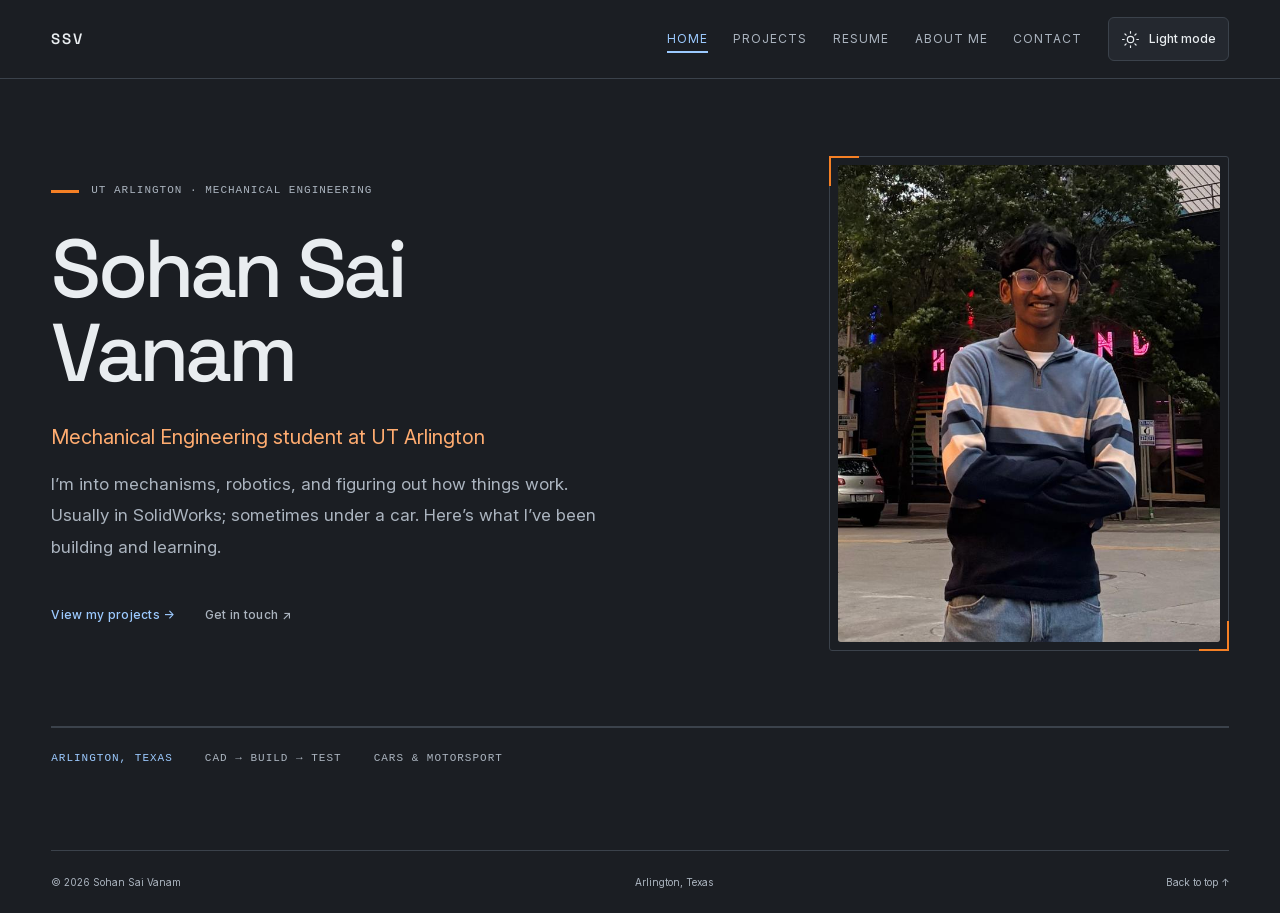
<file: index.html>
<!doctype html>
<html lang="en" data-theme="dark">
<head>
<meta charset="utf-8">
<meta name="viewport" content="width=device-width, initial-scale=1">
<meta name="description" content="Sohan Sai Vanam, Mechanical Engineering student at UT Arlington. Projects, experience, and design documentation.">
<meta name="theme-color" content="#1b1e23">
<title>Mechanical engineering — Sohan Sai Vanam</title>
<link rel="icon" href="assets/favicon-empty.svg?v=removed-1" type="image/svg+xml">
<script src="assets/theme.js?v=dark-default-14"></script>
<link rel="preload" href="assets/fonts/space-grotesk-variable.woff2" as="font" type="font/woff2" crossorigin>
<link rel="preload" href="assets/fonts/inter-variable.woff2" as="font" type="font/woff2" crossorigin>
<link rel="stylesheet" href="assets/styles.css?v=mav-up-17">
</head>
<body id="top" data-base="">
<a class="skip" href="#main">Skip to content</a>
<header class="site-header"><nav class="wrap nav" aria-label="Main navigation">
<a class="brand" href="index.html" aria-label="Sohan Sai Vanam — Home">SSV</a>
<div class="nav-links" id="nav-links"><a href="index.html" aria-current="page">Home</a><a href="projects.html">Projects</a><a href="resume.html">Resume</a><a href="about.html">About Me</a><a href="contact.html">Contact</a></div>
<div class="nav-actions"><button class="theme-toggle" type="button" aria-label="Switch to light mode" aria-pressed="true"><span class="theme-moon"><svg viewBox="0 0 24 24" aria-hidden="true"><path d="M20.4 14a8.6 8.6 0 0 1-10.4-10.4A8.7 8.7 0 1 0 20.4 14Z"/></svg></span><span class="theme-sun"><svg viewBox="0 0 24 24" aria-hidden="true"><circle cx="12" cy="12" r="4"/><path d="M12 2v2m0 16v2M2 12h2m16 0h2M5 5l1.5 1.5m11 11L19 19M5 19l1.5-1.5m11-11L19 5"/></svg></span><span class="theme-label">Light mode</span></button><button class="menu" type="button" aria-expanded="false" aria-controls="nav-links">Menu</button></div>
</nav></header>
<main id="main">
<section class="wrap home-hero">
<div class="home-copy"><p class="eyebrow">UT Arlington · Mechanical Engineering</p><h1>Sohan Sai<br>Vanam</h1><p class="home-role" data-profile="role">Mechanical Engineering student at UT Arlington</p><p class="home-intro" data-profile="intro">I’m into mechanisms, robotics, and figuring out how things work. Usually in SolidWorks; sometimes under a car. Here’s what I’ve been building and learning.</p><div class="actions"><a class="link" href="projects.html">View my projects →</a><a class="link secondary-link" href="contact.html">Get in touch ↗</a></div></div>
<figure class="home-photo"><span class="portrait-frame"><img data-portrait src="assets/sohan-portrait.jpg" alt="Sohan Sai Vanam wearing a blue quarter-zip with his arms folded" width="1136" height="1600" decoding="async"></span></figure>
</section>
<div class="wrap home-details"><span data-profile="location">Arlington, Texas</span><span>CAD → Build → Test</span><span>Cars & motorsport</span></div>
</main>
<footer class="wrap footer"><span>© 2026 Sohan Sai Vanam</span><span data-profile="location">Arlington, Texas</span><a href="#top">Back to top ↑</a></footer>
<script src="assets/content.js?v=mav-up-17" defer></script>
<script src="assets/script.js?v=resume-9" defer></script>
</body>
</html>
</file>
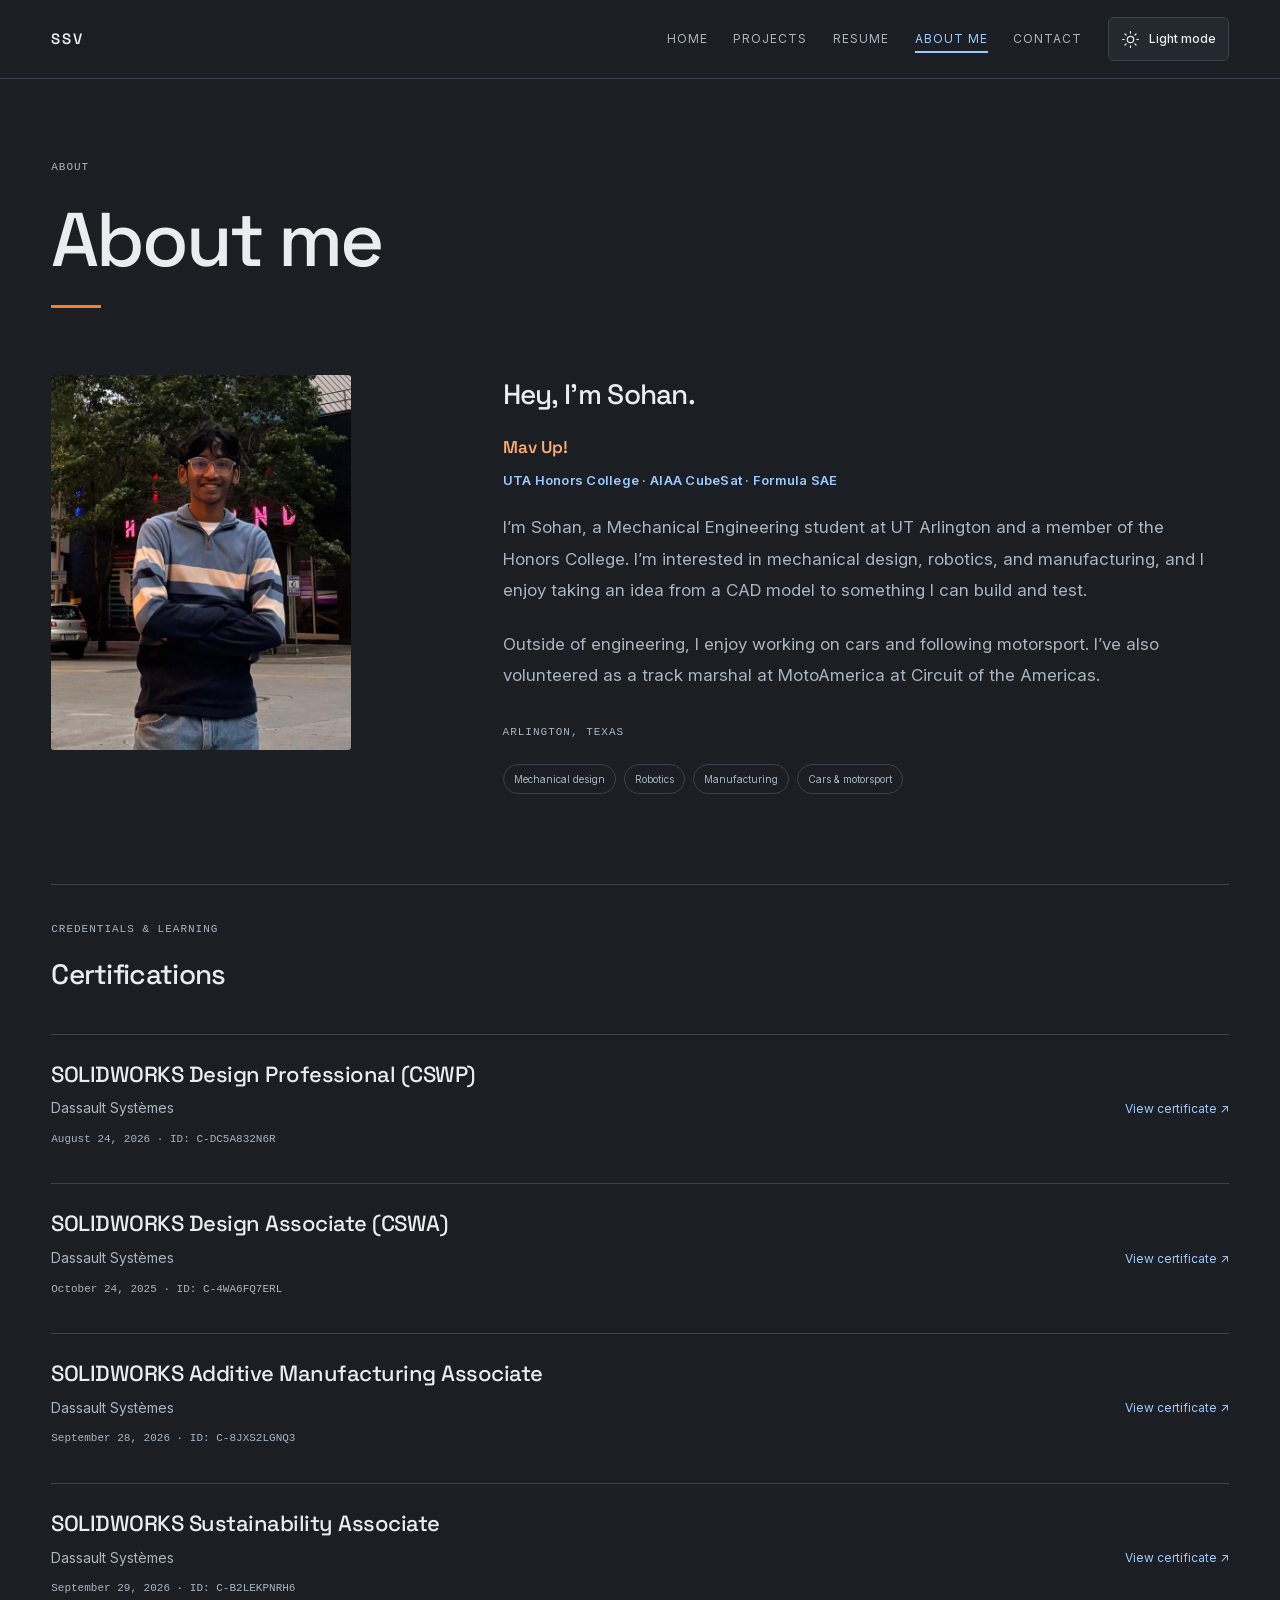
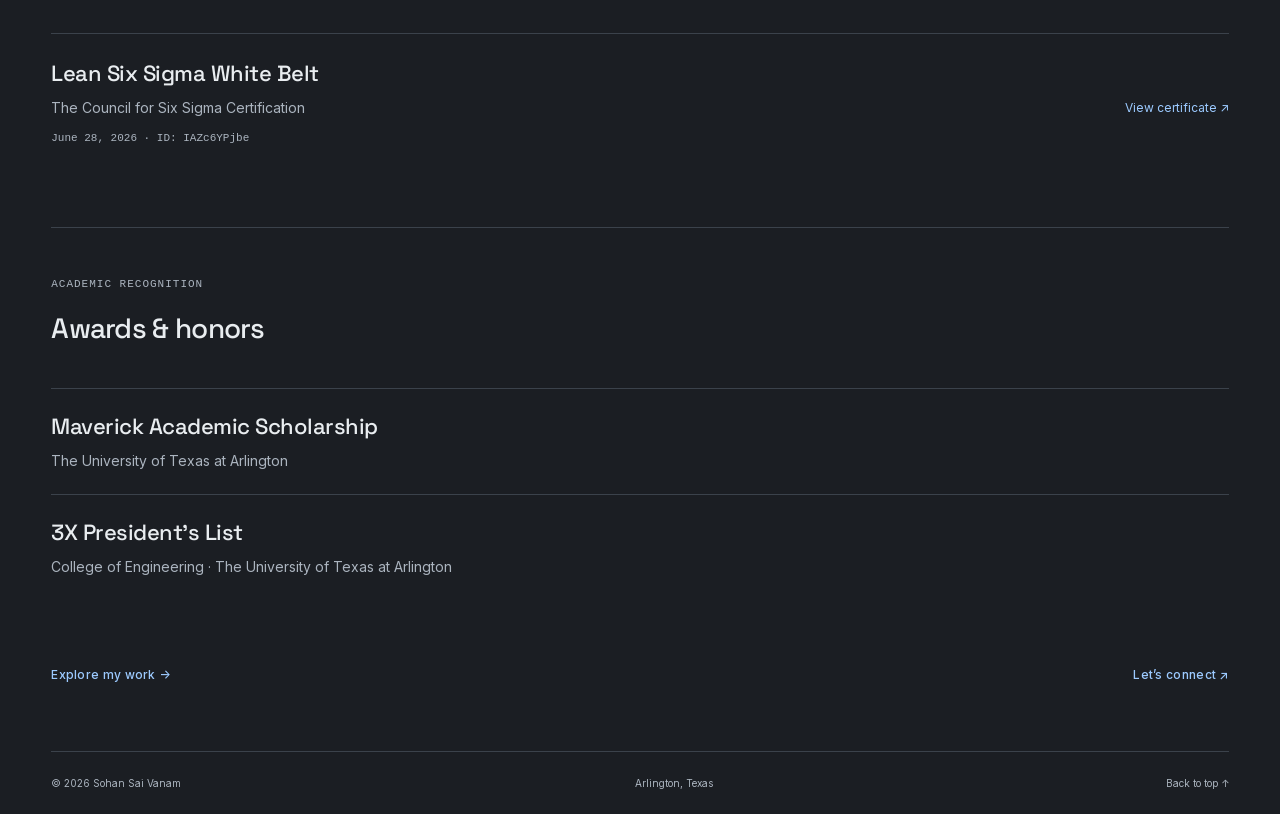
<file: about.html>
<!doctype html>
<html lang="en" data-theme="dark">
<head>
<meta charset="utf-8">
<meta name="viewport" content="width=device-width, initial-scale=1">
<meta name="description" content="A short introduction to Sohan Sai Vanam and his interests.">
<meta name="theme-color" content="#1b1e23">
<title>About Me — Sohan Sai Vanam</title>
<link rel="icon" href="assets/favicon-empty.svg?v=removed-1" type="image/svg+xml">
<script src="assets/theme.js?v=dark-default-14"></script>
<link rel="preload" href="assets/fonts/space-grotesk-variable.woff2" as="font" type="font/woff2" crossorigin>
<link rel="preload" href="assets/fonts/inter-variable.woff2" as="font" type="font/woff2" crossorigin>
<link rel="stylesheet" href="assets/styles.css?v=mav-up-17">
</head>
<body id="top" data-base="">
<a class="skip" href="#main">Skip to content</a>
<header class="site-header"><nav class="wrap nav" aria-label="Main navigation">
<a class="brand" href="index.html" aria-label="Sohan Sai Vanam — Home">SSV</a>
<div class="nav-links" id="nav-links"><a href="index.html">Home</a><a href="projects.html">Projects</a><a href="resume.html">Resume</a><a href="about.html" aria-current="page">About Me</a><a href="contact.html">Contact</a></div>
<div class="nav-actions"><button class="theme-toggle" type="button" aria-label="Switch to light mode" aria-pressed="true"><span class="theme-moon"><svg viewBox="0 0 24 24" aria-hidden="true"><path d="M20.4 14a8.6 8.6 0 0 1-10.4-10.4A8.7 8.7 0 1 0 20.4 14Z"/></svg></span><span class="theme-sun"><svg viewBox="0 0 24 24" aria-hidden="true"><circle cx="12" cy="12" r="4"/><path d="M12 2v2m0 16v2M2 12h2m16 0h2M5 5l1.5 1.5m11 11L19 19M5 19l1.5-1.5m11-11L19 5"/></svg></span><span class="theme-label">Light mode</span></button><button class="menu" type="button" aria-expanded="false" aria-controls="nav-links">Menu</button></div>
</nav></header>
<main id="main" class="wrap">
<section class="page-top"><p class="eyebrow">About</p><h1 class="page-title">About me</h1></section>
<section class="about-simple" aria-label="About Sohan"><figure class="about-photo"><span class="portrait-frame"><img data-portrait src="assets/sohan-portrait.jpg" alt="Sohan Sai Vanam wearing a blue quarter-zip with his arms folded" width="1136" height="1600" decoding="async"></span></figure><div class="about-copy"><h2>Hey, I’m Sohan.</h2><p class="mav-up" data-profile="schoolSpirit">Mav Up!</p><p class="uta-affiliations" data-profile="utaAffiliations">UTA Honors College · AIAA CubeSat · Formula SAE</p><div data-about-text><p>I’m Sohan, a Mechanical Engineering student at UT Arlington and a member of the Honors College. I’m interested in mechanical design, robotics, and manufacturing, and I enjoy taking an idea from a CAD model to something I can build and test.</p>
<p>Outside of engineering, I enjoy working on cars and following motorsport. I’ve also volunteered as a track marshal at MotoAmerica at Circuit of the Americas.</p></div><p class="eyebrow" data-profile="location">Arlington, Texas</p><div class="traits" data-about-interests><span>Mechanical design</span><span>Robotics</span><span>Manufacturing</span><span>Cars & motorsport</span></div></div></section>
<section class="certifications-section" id="certifications" aria-labelledby="certifications-title"><div class="section-head"><div><p class="eyebrow">Credentials & learning</p><h2 id="certifications-title">Certifications</h2></div></div><div class="cert-list" id="certification-list"><article class="cert-card cert-row"><div class="cert-copy"><h3>SOLIDWORKS Design Professional (CSWP)</h3><p class="cert-issuer">Dassault Systèmes</p><p class="cert-date">August 24, 2026 · ID: C-DC5A832N6R</p></div><div class="cert-actions"><a class="cert-button" href="assets/solidworks-cswp.pdf" target="_blank" rel="noopener noreferrer">View certificate ↗</a></div></article><article class="cert-card cert-row"><div class="cert-copy"><h3>SOLIDWORKS Design Associate (CSWA)</h3><p class="cert-issuer">Dassault Systèmes</p><p class="cert-date">October 24, 2025 · ID: C-4WA6FQ7ERL</p></div><div class="cert-actions"><a class="cert-button" href="assets/solidworks-cswa.pdf" target="_blank" rel="noopener noreferrer">View certificate ↗</a></div></article><article class="cert-card cert-row"><div class="cert-copy"><h3>SOLIDWORKS Additive Manufacturing Associate</h3><p class="cert-issuer">Dassault Systèmes</p><p class="cert-date">September 28, 2026 · ID: C-8JXS2LGNQ3</p></div><div class="cert-actions"><a class="cert-button" href="assets/solidworks-additive-manufacturing.pdf" target="_blank" rel="noopener noreferrer">View certificate ↗</a></div></article><article class="cert-card cert-row"><div class="cert-copy"><h3>SOLIDWORKS Sustainability Associate</h3><p class="cert-issuer">Dassault Systèmes</p><p class="cert-date">September 29, 2026 · ID: C-B2LEKPNRH6</p></div><div class="cert-actions"><a class="cert-button" href="assets/solidworks-sustainability.pdf" target="_blank" rel="noopener noreferrer">View certificate ↗</a></div></article><article class="cert-card cert-row"><div class="cert-copy"><h3>Lean Six Sigma White Belt</h3><p class="cert-issuer">The Council for Six Sigma Certification</p><p class="cert-date">June 28, 2026 · ID: IAZc6YPjbe</p></div><div class="cert-actions"><a class="cert-button" href="assets/lean-six-sigma-white-belt.pdf" target="_blank" rel="noopener noreferrer">View certificate ↗</a></div></article></div></section>
<section class="awards-section" id="awards" aria-labelledby="awards-title"><div class="section-head"><div><p class="eyebrow">Academic recognition</p><h2 id="awards-title">Awards & honors</h2></div></div><div data-awards><article class="award-row"><h3>Maverick Academic Scholarship</h3><p>The University of Texas at Arlington</p></article><article class="award-row"><h3>3X President’s List</h3><p>College of Engineering · The University of Texas at Arlington</p></article></div></section>
<div class="next"><a class="link" href="projects.html">Explore my work →</a><a class="link" href="contact.html">Let’s connect ↗</a></div>
</main>
<footer class="wrap footer"><span>© 2026 Sohan Sai Vanam</span><span data-profile="location">Arlington, Texas</span><a href="#top">Back to top ↑</a></footer>
<script src="assets/content.js?v=mav-up-17" defer></script>
<script src="assets/script.js?v=resume-9" defer></script>
</body>
</html>
</file>
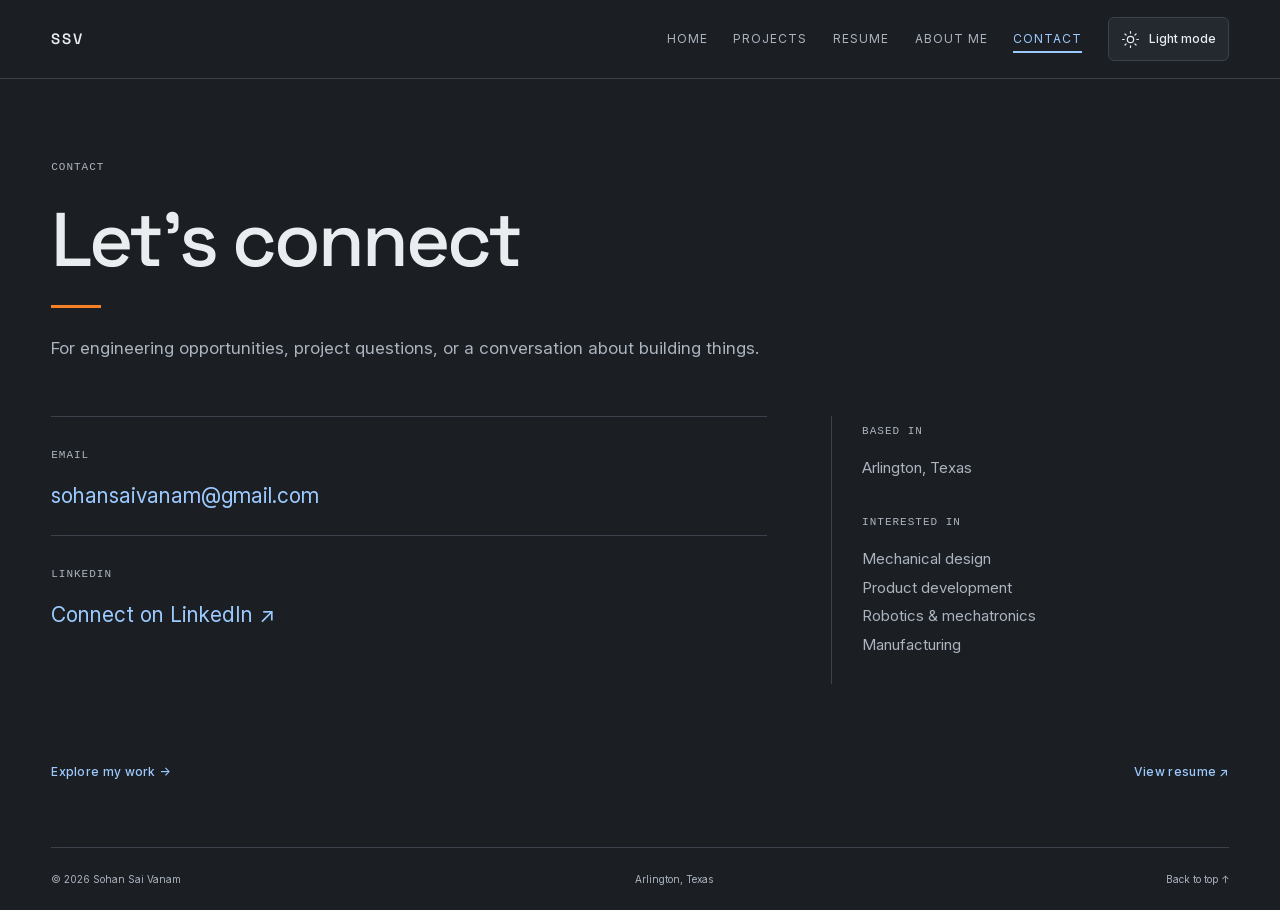
<file: contact.html>
<!doctype html>
<html lang="en" data-theme="dark">
<head>
<meta charset="utf-8">
<meta name="viewport" content="width=device-width, initial-scale=1">
<meta name="description" content="Connect with Sohan Sai Vanam about mechanical engineering and projects.">
<meta name="theme-color" content="#1b1e23">
<title>Contact — Sohan Sai Vanam</title>
<link rel="icon" href="assets/favicon-empty.svg?v=removed-1" type="image/svg+xml">
<script src="assets/theme.js?v=dark-default-14"></script>
<link rel="preload" href="assets/fonts/space-grotesk-variable.woff2" as="font" type="font/woff2" crossorigin>
<link rel="preload" href="assets/fonts/inter-variable.woff2" as="font" type="font/woff2" crossorigin>
<link rel="stylesheet" href="assets/styles.css?v=mav-up-17">
</head>
<body id="top" data-base="">
<a class="skip" href="#main">Skip to content</a>
<header class="site-header"><nav class="wrap nav" aria-label="Main navigation">
<a class="brand" href="index.html" aria-label="Sohan Sai Vanam — Home">SSV</a>
<div class="nav-links" id="nav-links"><a href="index.html">Home</a><a href="projects.html">Projects</a><a href="resume.html">Resume</a><a href="about.html">About Me</a><a href="contact.html" aria-current="page">Contact</a></div>
<div class="nav-actions"><button class="theme-toggle" type="button" aria-label="Switch to light mode" aria-pressed="true"><span class="theme-moon"><svg viewBox="0 0 24 24" aria-hidden="true"><path d="M20.4 14a8.6 8.6 0 0 1-10.4-10.4A8.7 8.7 0 1 0 20.4 14Z"/></svg></span><span class="theme-sun"><svg viewBox="0 0 24 24" aria-hidden="true"><circle cx="12" cy="12" r="4"/><path d="M12 2v2m0 16v2M2 12h2m16 0h2M5 5l1.5 1.5m11 11L19 19M5 19l1.5-1.5m11-11L19 5"/></svg></span><span class="theme-label">Light mode</span></button><button class="menu" type="button" aria-expanded="false" aria-controls="nav-links">Menu</button></div>
</nav></header>
<main id="main" class="wrap">
<section class="page-top"><p class="eyebrow">Contact</p><h1 class="page-title">Let’s connect</h1><p class="page-lede">For engineering opportunities, project questions, or a conversation about building things.</p></section>
<section class="contact-layout" aria-label="Contact details"><div id="contact-links" class="contact-links"><div class="contact-row"><span class="label">Email</span><a href="mailto:sohansaivanam@gmail.com">sohansaivanam@gmail.com</a></div><div class="contact-row"><span class="label">LinkedIn</span><a href="https://www.linkedin.com/in/sohansaivanam/" target="_blank" rel="noopener noreferrer">Connect on LinkedIn ↗</a></div></div><aside class="contact-aside"><span class="label">Based in</span><p data-profile="location">Arlington, Texas</p><span class="label">Interested in</span><p>Mechanical design<br>Product development<br>Robotics & mechatronics<br>Manufacturing</p></aside></section>
<div class="next"><a class="link" href="projects.html">Explore my work →</a><a class="link" href="resume.html">View resume ↗</a></div>
</main>
<footer class="wrap footer"><span>© 2026 Sohan Sai Vanam</span><span data-profile="location">Arlington, Texas</span><a href="#top">Back to top ↑</a></footer>
<script src="assets/content.js?v=mav-up-17" defer></script>
<script src="assets/script.js?v=resume-9" defer></script>
</body>
</html>
</file>
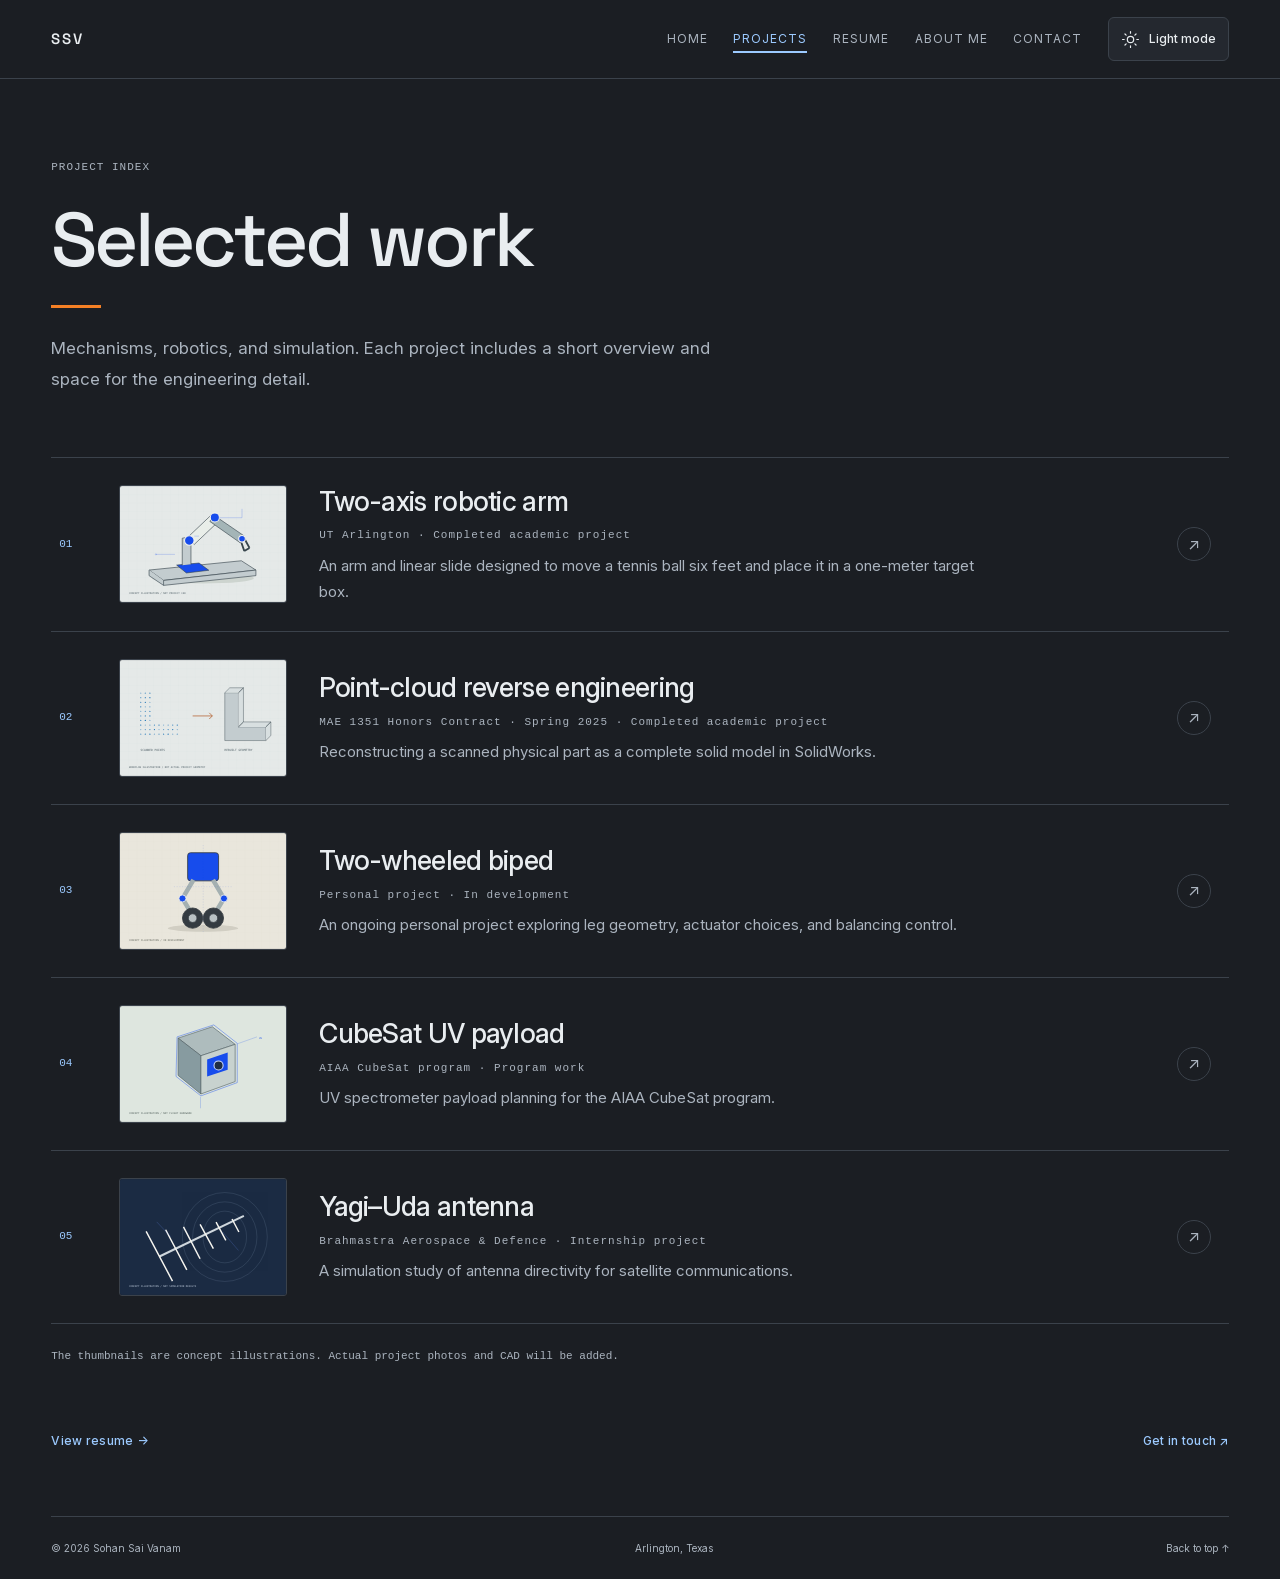
<file: projects.html>
<!doctype html>
<html lang="en" data-theme="dark">
<head>
<meta charset="utf-8">
<meta name="viewport" content="width=device-width, initial-scale=1">
<meta name="description" content="Engineering projects by Sohan Sai Vanam, with design decisions and optional technical reports.">
<meta name="theme-color" content="#1b1e23">
<title>Projects — Sohan Sai Vanam</title>
<link rel="icon" href="assets/favicon-empty.svg?v=removed-1" type="image/svg+xml">
<script src="assets/theme.js?v=dark-default-14"></script>
<link rel="preload" href="assets/fonts/space-grotesk-variable.woff2" as="font" type="font/woff2" crossorigin>
<link rel="preload" href="assets/fonts/inter-variable.woff2" as="font" type="font/woff2" crossorigin>
<link rel="stylesheet" href="assets/styles.css?v=mav-up-17">
</head>
<body id="top" data-base="">
<a class="skip" href="#main">Skip to content</a>
<header class="site-header"><nav class="wrap nav" aria-label="Main navigation">
<a class="brand" href="index.html" aria-label="Sohan Sai Vanam — Home">SSV</a>
<div class="nav-links" id="nav-links"><a href="index.html">Home</a><a href="projects.html" aria-current="page">Projects</a><a href="resume.html">Resume</a><a href="about.html">About Me</a><a href="contact.html">Contact</a></div>
<div class="nav-actions"><button class="theme-toggle" type="button" aria-label="Switch to light mode" aria-pressed="true"><span class="theme-moon"><svg viewBox="0 0 24 24" aria-hidden="true"><path d="M20.4 14a8.6 8.6 0 0 1-10.4-10.4A8.7 8.7 0 1 0 20.4 14Z"/></svg></span><span class="theme-sun"><svg viewBox="0 0 24 24" aria-hidden="true"><circle cx="12" cy="12" r="4"/><path d="M12 2v2m0 16v2M2 12h2m16 0h2M5 5l1.5 1.5m11 11L19 19M5 19l1.5-1.5m11-11L19 5"/></svg></span><span class="theme-label">Light mode</span></button><button class="menu" type="button" aria-expanded="false" aria-controls="nav-links">Menu</button></div>
</nav></header>
<main id="main" class="wrap">
<section class="page-top"><p class="eyebrow">Project index</p><h1 class="page-title">Selected work</h1><p class="page-lede">Mechanisms, robotics, and simulation. Each project includes a short overview and space for the engineering detail.</p></section>
<div class="project-list" data-project-grid><a class="project project-row" href="projects/robotic-arm.html">
<span class="project-index" aria-hidden="true">01</span>
<span class="project-thumbnail"><img src="assets/arm.svg" alt="Concept illustration for Two-axis robotic arm" width="800" height="560" loading="lazy"></span>
<span class="project-description"><span class="project-title">Two-axis robotic arm</span><span class="project-meta">UT Arlington · Completed academic project</span><span class="project-summary">An arm and linear slide designed to move a tennis ball six feet and place it in a one-meter target box.</span></span><span class="project-arrow" aria-hidden="true">↗</span></a><a class="project project-row" href="projects/reverse-engineering.html"><span class="project-index" aria-hidden="true">02</span><span class="project-thumbnail"><img src="assets/reverse-engineering.svg" alt="Illustrative point-cloud-to-solid-model workflow; not actual project geometry" width="800" height="560" loading="lazy"></span><span class="project-description"><span class="project-title">Point-cloud reverse engineering</span><span class="project-meta">MAE 1351 Honors Contract · Spring 2025 · Completed academic project</span><span class="project-summary">Reconstructing a scanned physical part as a complete solid model in SolidWorks.</span></span><span class="project-arrow" aria-hidden="true">↗</span></a>
<a class="project project-row" href="projects/biped-robot.html">
<span class="project-index" aria-hidden="true">03</span>
<span class="project-thumbnail"><img src="assets/biped.svg" alt="Concept illustration for Two-wheeled biped" width="800" height="560" loading="lazy"></span>
<span class="project-description"><span class="project-title">Two-wheeled biped</span><span class="project-meta">Personal project · In development</span><span class="project-summary">An ongoing personal project exploring leg geometry, actuator choices, and balancing control.</span></span><span class="project-arrow" aria-hidden="true">↗</span></a>
<a class="project project-row" href="projects/cubesat-payload.html">
<span class="project-index" aria-hidden="true">04</span>
<span class="project-thumbnail"><img src="assets/payload.svg" alt="Concept illustration for CubeSat UV payload" width="800" height="560" loading="lazy"></span>
<span class="project-description"><span class="project-title">CubeSat UV payload</span><span class="project-meta">AIAA CubeSat program · Program work</span><span class="project-summary">UV spectrometer payload planning for the AIAA CubeSat program.</span></span><span class="project-arrow" aria-hidden="true">↗</span></a>
<a class="project project-row" href="projects/antenna-simulation.html">
<span class="project-index" aria-hidden="true">05</span>
<span class="project-thumbnail"><img src="assets/antenna.svg" alt="Concept illustration for Yagi–Uda antenna" width="800" height="560" loading="lazy"></span>
<span class="project-description"><span class="project-title">Yagi–Uda antenna</span><span class="project-meta">Brahmastra Aerospace & Defence · Internship project</span><span class="project-summary">A simulation study of antenna directivity for satellite communications.</span></span><span class="project-arrow" aria-hidden="true">↗</span></a></div>
<p class="caption collection-note">The thumbnails are concept illustrations. Actual project photos and CAD will be added.</p>
<div class="next"><a class="link" href="resume.html">View resume →</a><a class="link" href="contact.html">Get in touch ↗</a></div>
</main>
<footer class="wrap footer"><span>© 2026 Sohan Sai Vanam</span><span data-profile="location">Arlington, Texas</span><a href="#top">Back to top ↑</a></footer>
<script src="assets/content.js?v=mav-up-17" defer></script>
<script src="assets/script.js?v=resume-9" defer></script>
</body>
</html>
</file>
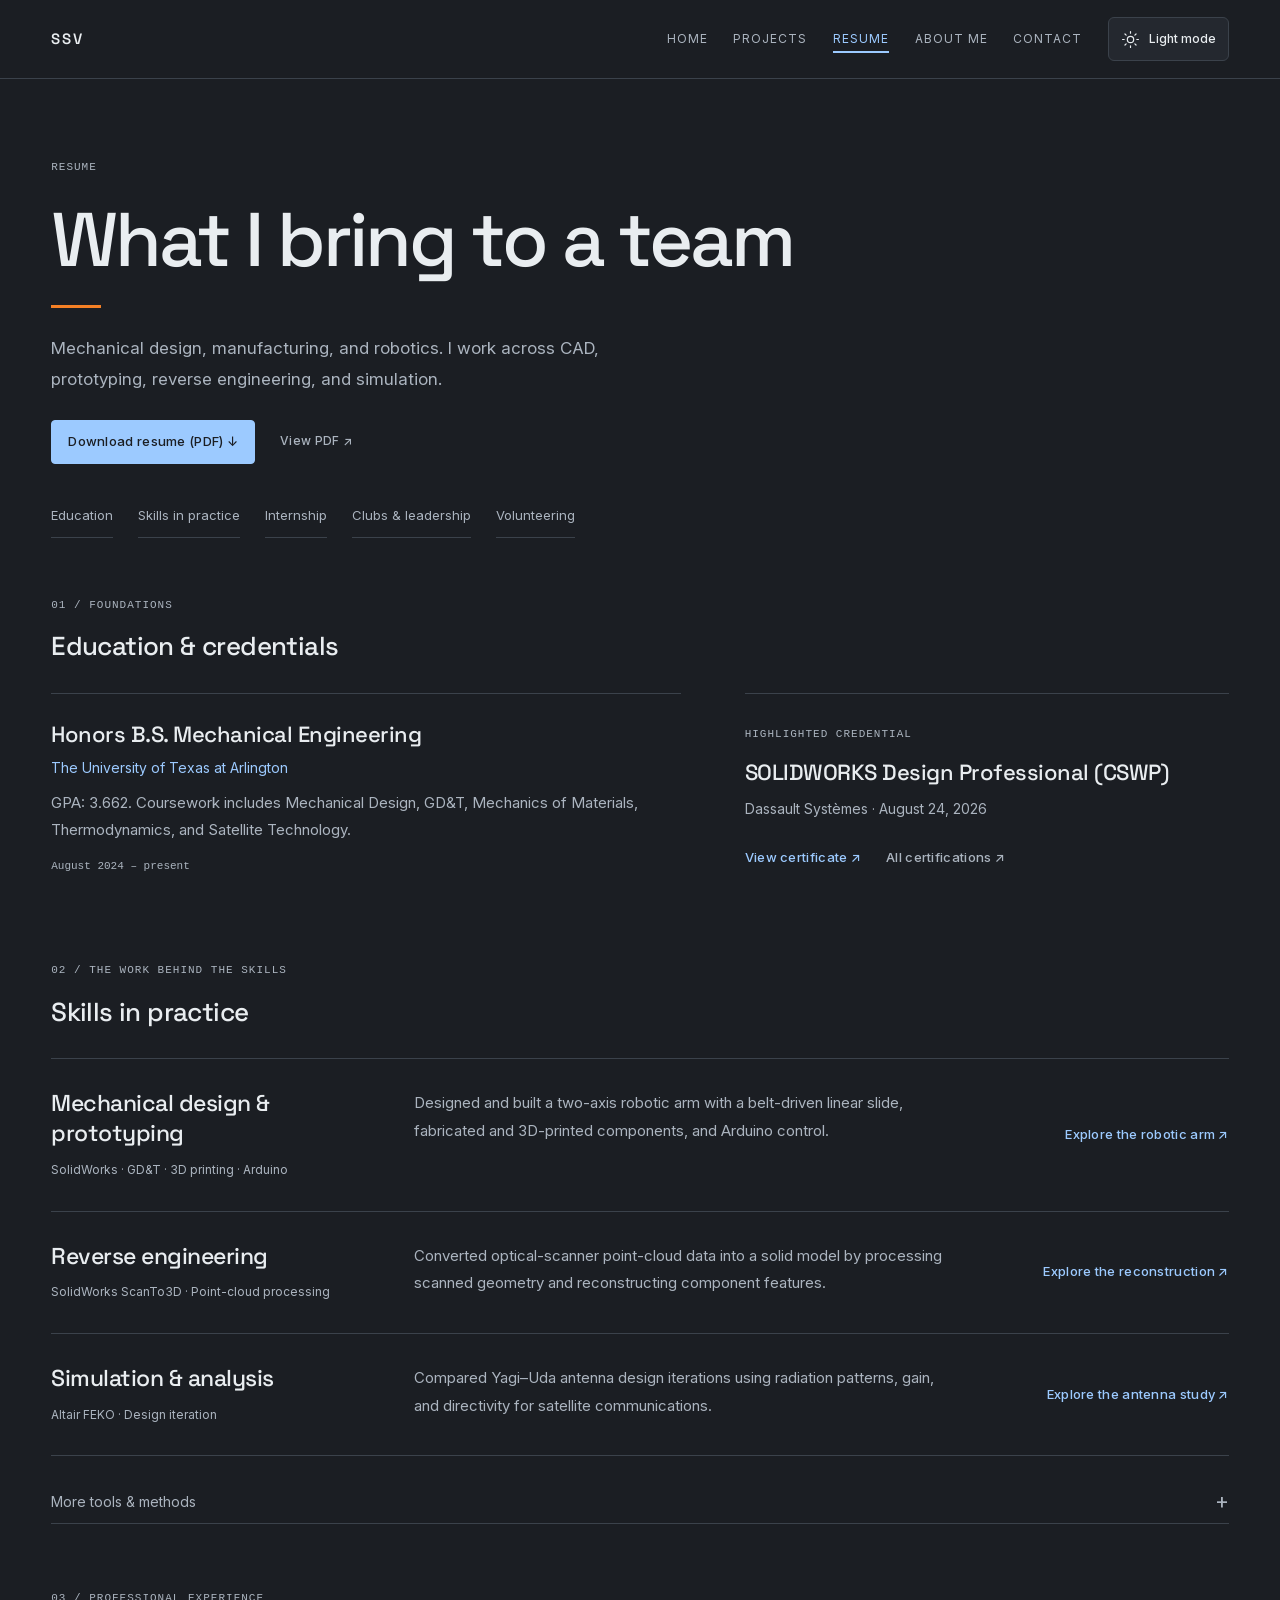
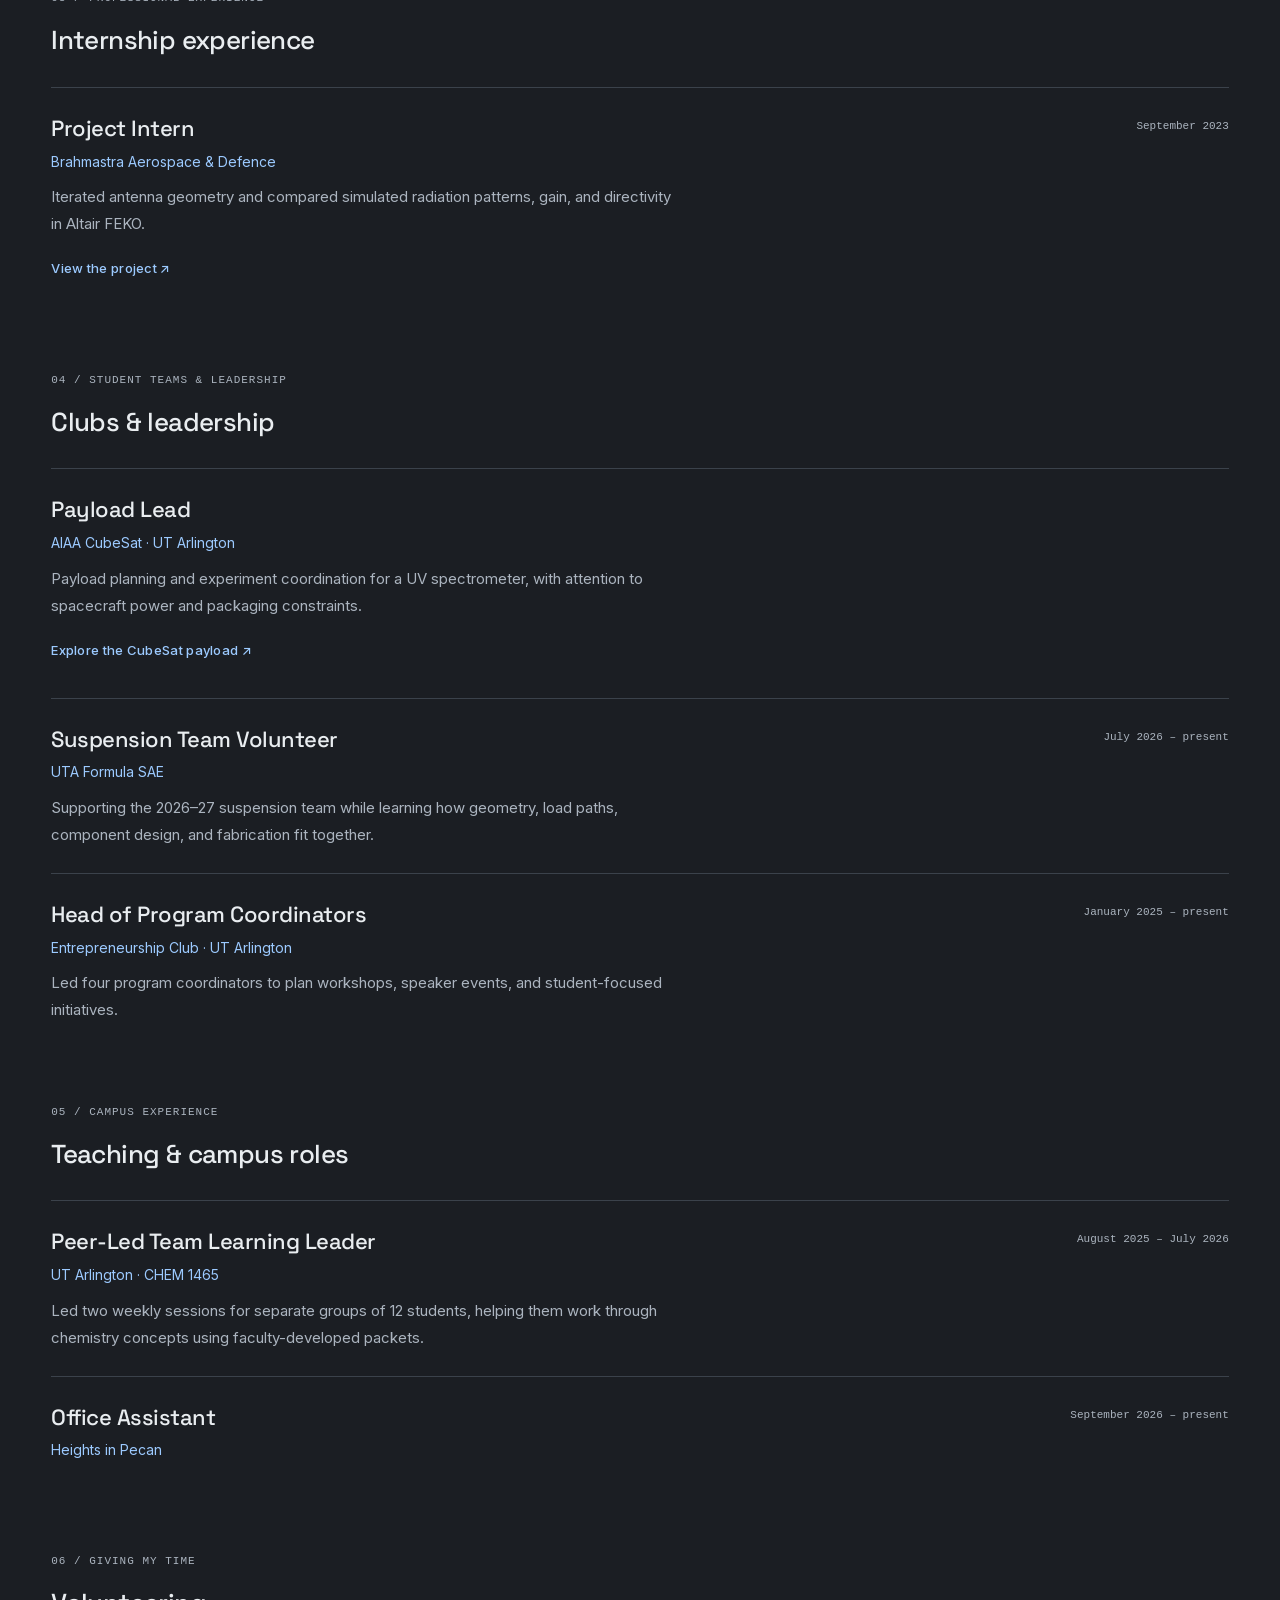
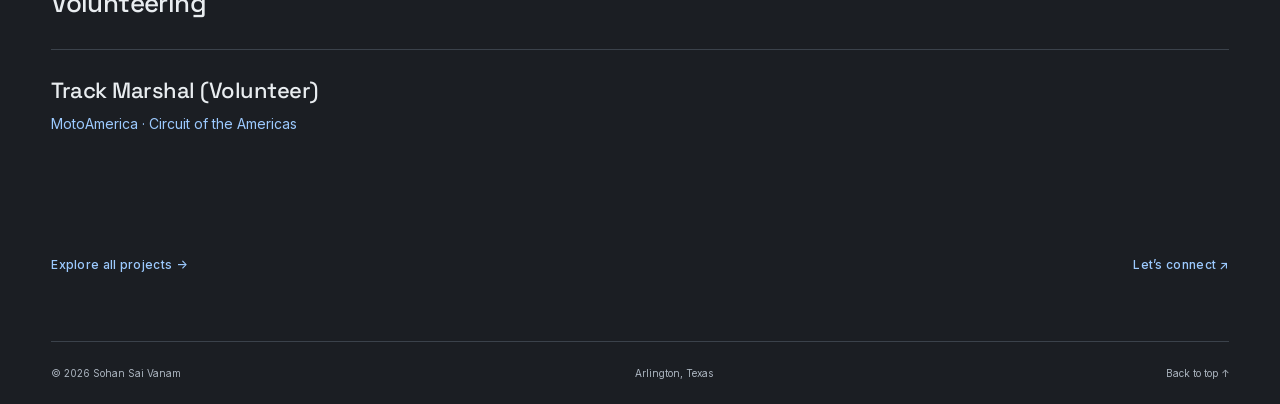
<file: resume.html>
<!doctype html>
<html lang="en" data-theme="dark">
<head>
<meta charset="utf-8">
<meta name="viewport" content="width=device-width, initial-scale=1">
<meta name="description" content="Sohan Sai Vanam’s engineering capabilities, project examples, experience, leadership, and downloadable resume.">
<meta name="theme-color" content="#1b1e23">
<title>Resume — Sohan Sai Vanam</title>
<link rel="icon" href="assets/favicon-empty.svg?v=removed-1" type="image/svg+xml">
<script src="assets/theme.js?v=dark-default-14"></script>
<link rel="preload" href="assets/fonts/space-grotesk-variable.woff2" as="font" type="font/woff2" crossorigin>
<link rel="preload" href="assets/fonts/inter-variable.woff2" as="font" type="font/woff2" crossorigin>
<link rel="stylesheet" href="assets/styles.css?v=mav-up-17">
</head>
<body id="top" data-base="">
<a class="skip" href="#main">Skip to content</a>
<header class="site-header"><nav class="wrap nav" aria-label="Main navigation">
<a class="brand" href="index.html" aria-label="Sohan Sai Vanam — Home">SSV</a>
<div class="nav-links" id="nav-links"><a href="index.html">Home</a><a href="projects.html">Projects</a><a href="resume.html" aria-current="page">Resume</a><a href="about.html">About Me</a><a href="contact.html">Contact</a></div>
<div class="nav-actions"><button class="theme-toggle" type="button" aria-label="Switch to light mode" aria-pressed="true"><span class="theme-moon"><svg viewBox="0 0 24 24" aria-hidden="true"><path d="M20.4 14a8.6 8.6 0 0 1-10.4-10.4A8.7 8.7 0 1 0 20.4 14Z"/></svg></span><span class="theme-sun"><svg viewBox="0 0 24 24" aria-hidden="true"><circle cx="12" cy="12" r="4"/><path d="M12 2v2m0 16v2M2 12h2m16 0h2M5 5l1.5 1.5m11 11L19 19M5 19l1.5-1.5m11-11L19 5"/></svg></span><span class="theme-label">Light mode</span></button><button class="menu" type="button" aria-expanded="false" aria-controls="nav-links">Menu</button></div>
</nav></header>
<main id="main" class="wrap resume-page">
<section class="page-top resume-top"><p class="eyebrow">Resume</p><h1 class="page-title">What I bring to a team</h1><p class="page-lede" data-profile="resumeFocus">Mechanical design, manufacturing, and robotics. I work across CAD, prototyping, reverse engineering, and simulation.</p><div id="resume-content" class="resume-actions"><a class="link resume-download" href="assets/resume.pdf" download="Sohan-Sai-Vanam-Resume.pdf">Download resume (PDF) ↓</a><a class="link secondary-link" href="assets/resume.pdf" target="_blank" rel="noopener noreferrer">View PDF ↗</a></div><nav class="resume-jump" aria-label="On this resume page"><a href="#education">Education</a><a href="#capabilities">Skills in practice</a><a href="#experience">Internship</a><a href="#clubs">Clubs & leadership</a><a href="#volunteering">Volunteering</a></nav></section>
<section class="resume-section" id="education" aria-labelledby="education-title"><div class="section-head"><div><p class="eyebrow">01 / Foundations</p><h2 id="education-title">Education & credentials</h2></div></div><div class="resume-foundations"><div data-resume-section="resumeEducation"><article class="resume-entry"><div><h3>Honors B.S. Mechanical Engineering</h3><p class="resume-org">The University of Texas at Arlington</p><p class="resume-description">GPA: 3.662. Coursework includes Mechanical Design, GD&amp;T, Mechanics of Materials, Thermodynamics, and Satellite Technology.</p></div><p class="resume-period">August 2024 – present</p></article></div><aside class="resume-credential" aria-label="Highlighted credential" data-resume-credential><span class="label">Highlighted credential</span><h3>SOLIDWORKS Design Professional (CSWP)</h3><p>Dassault Systèmes · August 24, 2026</p><div class="resume-credential-actions"><a class="link" href="assets/solidworks-cswp.pdf" target="_blank" rel="noopener noreferrer">View certificate ↗</a><a class="link secondary-link" href="about.html#certifications">All certifications ↗</a></div></aside></div></section>
<section class="resume-section" id="capabilities" aria-labelledby="capabilities-title"><div class="section-head"><div><p class="eyebrow">02 / The work behind the skills</p><h2 id="capabilities-title">Skills in practice</h2></div></div><div class="capability-list" data-resume-evidence><article class="capability-row"><div><h3>Mechanical design &amp; prototyping</h3><p class="capability-tools">SolidWorks · GD&amp;T · 3D printing · Arduino</p></div><p class="capability-description">Designed and built a two-axis robotic arm with a belt-driven linear slide, fabricated and 3D-printed components, and Arduino control.</p><a class="link capability-link" href="projects/robotic-arm.html">Explore the robotic arm ↗</a></article><article class="capability-row"><div><h3>Reverse engineering</h3><p class="capability-tools">SolidWorks ScanTo3D · Point-cloud processing</p></div><p class="capability-description">Converted optical-scanner point-cloud data into a solid model by processing scanned geometry and reconstructing component features.</p><a class="link capability-link" href="projects/reverse-engineering.html">Explore the reconstruction ↗</a></article><article class="capability-row"><div><h3>Simulation &amp; analysis</h3><p class="capability-tools">Altair FEKO · Design iteration</p></div><p class="capability-description">Compared Yagi–Uda antenna design iterations using radiation patterns, gain, and directivity for satellite communications.</p><a class="link capability-link" href="projects/antenna-simulation.html">Explore the antenna study ↗</a></article></div><details class="resume-toolbox"><summary>More tools & methods <span aria-hidden="true">+</span></summary><div class="skill-grid" data-resume-skills><article class="skill-group"><h3>CAD &amp; reverse engineering</h3><p>SolidWorks · ScanTo3D · Siemens NX · Onshape · Point-cloud processing</p></article><article class="skill-group"><h3>Engineering design</h3><p>GD&amp;T · Engineering drawings · Tolerance specification · Design for assembly · FEA</p></article><article class="skill-group"><h3>Prototyping &amp; testing</h3><p>3D printing · Mechanical assembly · Bench testing · Metrology · Troubleshooting</p></article><article class="skill-group"><h3>Programming &amp; tools</h3><p>MATLAB · C · Arduino Uno · Microsoft Excel · Teamcenter · Altair FEKO</p></article></div></details></section>
<section class="resume-section" id="experience" aria-labelledby="experience-title"><div class="section-head"><div><p class="eyebrow">03 / Professional experience</p><h2 id="experience-title">Internship experience</h2></div></div><div data-resume-section="resumeExperience"><article class="resume-entry"><div><h3>Project Intern</h3><p class="resume-org">Brahmastra Aerospace &amp; Defence</p><p class="resume-description">Iterated antenna geometry and compared simulated radiation patterns, gain, and directivity in Altair FEKO.</p><a class="link resume-entry-link" href="projects/antenna-simulation.html">View the project ↗</a></div><p class="resume-period">September 2023</p></article></div></section>
<section class="resume-section" id="clubs" aria-labelledby="clubs-title"><div class="section-head"><div><p class="eyebrow">04 / Student teams & leadership</p><h2 id="clubs-title">Clubs & leadership</h2></div></div><div data-resume-section="resumeLeadership"><article class="resume-entry"><div><h3>Payload Lead</h3><p class="resume-org">AIAA CubeSat · UT Arlington</p><p class="resume-description">Payload planning and experiment coordination for a UV spectrometer, with attention to spacecraft power and packaging constraints.</p><a class="link resume-entry-link" href="projects/cubesat-payload.html">Explore the CubeSat payload ↗</a></div></article><article class="resume-entry"><div><h3>Suspension Team Volunteer</h3><p class="resume-org">UTA Formula SAE</p><p class="resume-description">Supporting the 2026–27 suspension team while learning how geometry, load paths, component design, and fabrication fit together.</p></div><p class="resume-period">July 2026 – present</p></article><article class="resume-entry"><div><h3>Head of Program Coordinators</h3><p class="resume-org">Entrepreneurship Club · UT Arlington</p><p class="resume-description">Led four program coordinators to plan workshops, speaker events, and student-focused initiatives.</p></div><p class="resume-period">January 2025 – present</p></article></div></section>
<section class="resume-section" id="campus" aria-labelledby="campus-title"><div class="section-head"><div><p class="eyebrow">05 / Campus experience</p><h2 id="campus-title">Teaching & campus roles</h2></div></div><div data-resume-section="resumeCampus"><article class="resume-entry"><div><h3>Peer-Led Team Learning Leader</h3><p class="resume-org">UT Arlington · CHEM 1465</p><p class="resume-description">Led two weekly sessions for separate groups of 12 students, helping them work through chemistry concepts using faculty-developed packets.</p></div><p class="resume-period">August 2025 – July 2026</p></article><article class="resume-entry"><div><h3>Office Assistant</h3><p class="resume-org">Heights in Pecan</p></div><p class="resume-period">September 2026 – present</p></article></div></section>
<section class="resume-section" id="volunteering" aria-labelledby="volunteering-title"><div class="section-head"><div><p class="eyebrow">06 / Giving my time</p><h2 id="volunteering-title">Volunteering</h2></div></div><div data-resume-section="resumeVolunteering"><article class="resume-entry"><div><h3>Track Marshal (Volunteer)</h3><p class="resume-org">MotoAmerica · Circuit of the Americas</p></div></article></div></section>
<div class="next"><a class="link" href="projects.html">Explore all projects →</a><a class="link" href="contact.html">Let’s connect ↗</a></div>
</main>
<footer class="wrap footer"><span>© 2026 Sohan Sai Vanam</span><span data-profile="location">Arlington, Texas</span><a href="#top">Back to top ↑</a></footer>
<script src="assets/content.js?v=mav-up-17" defer></script>
<script src="assets/script.js?v=resume-9" defer></script>
</body>
</html>
</file>
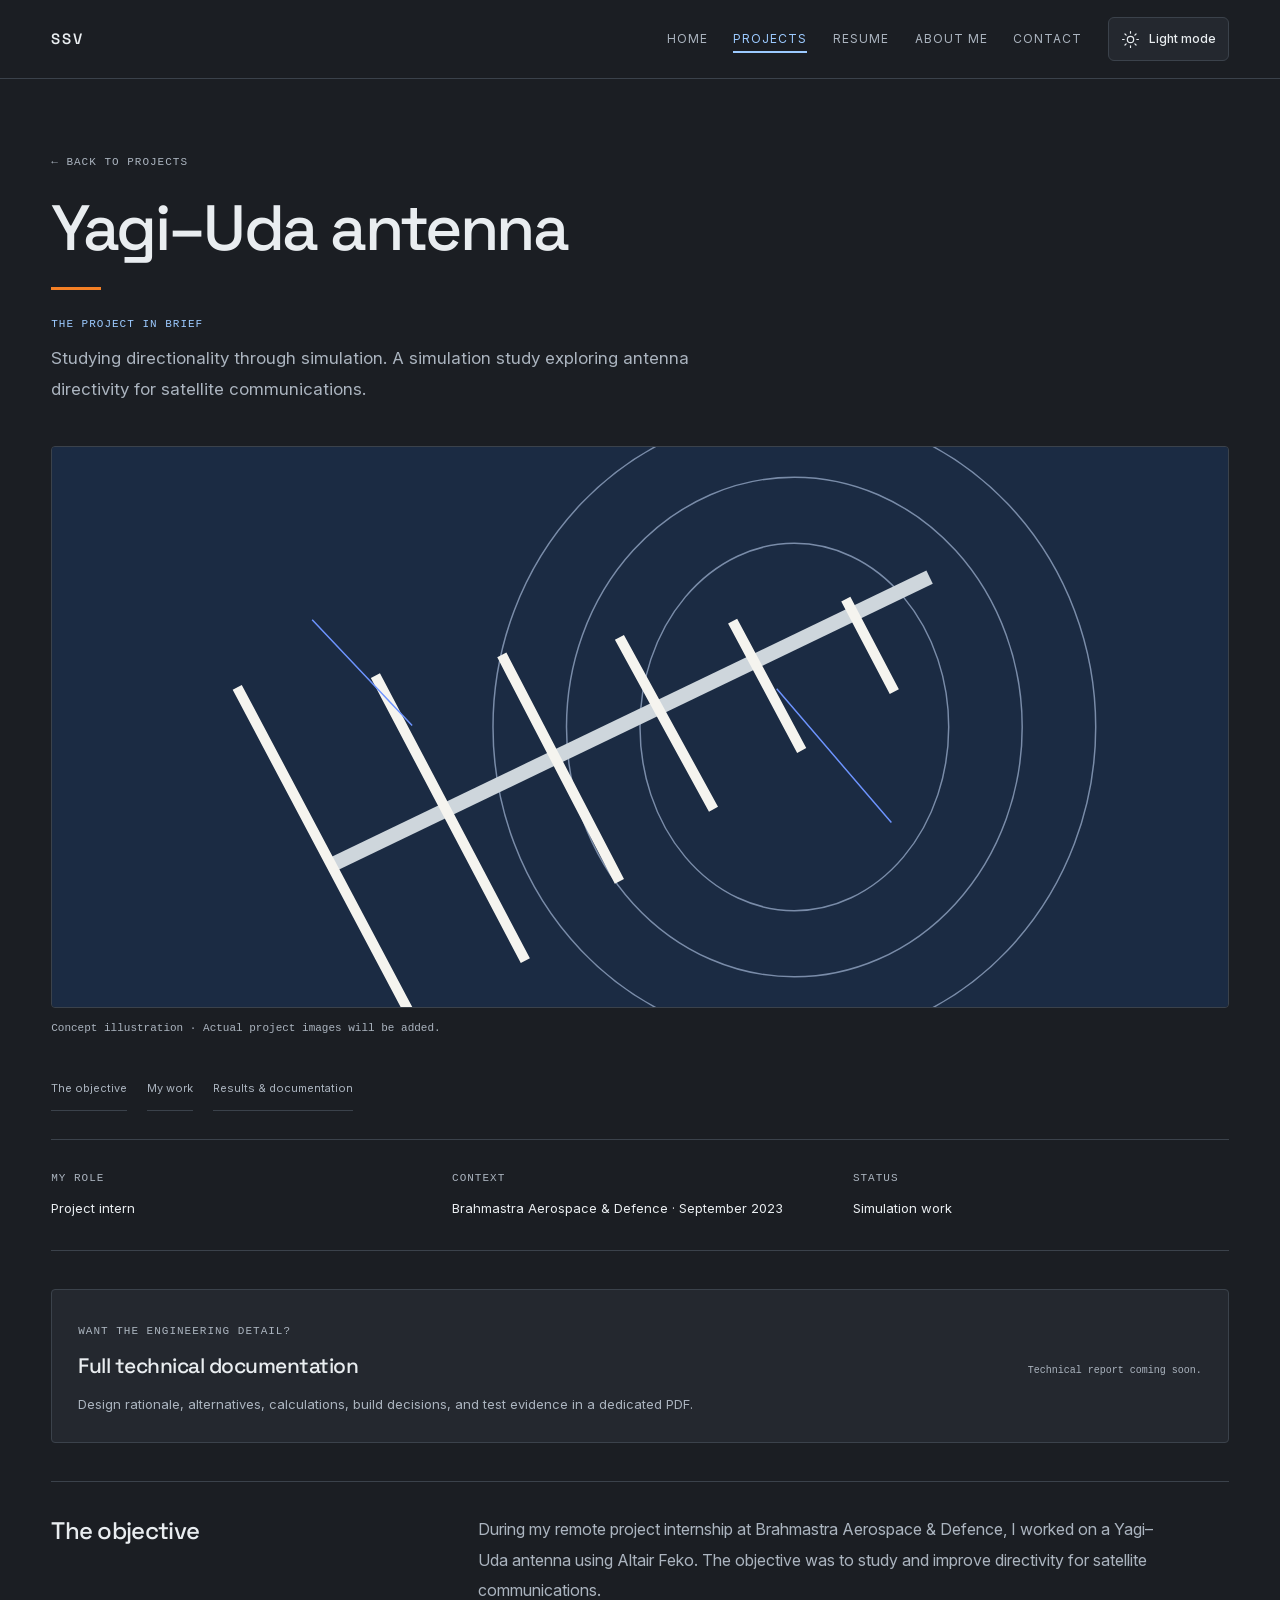
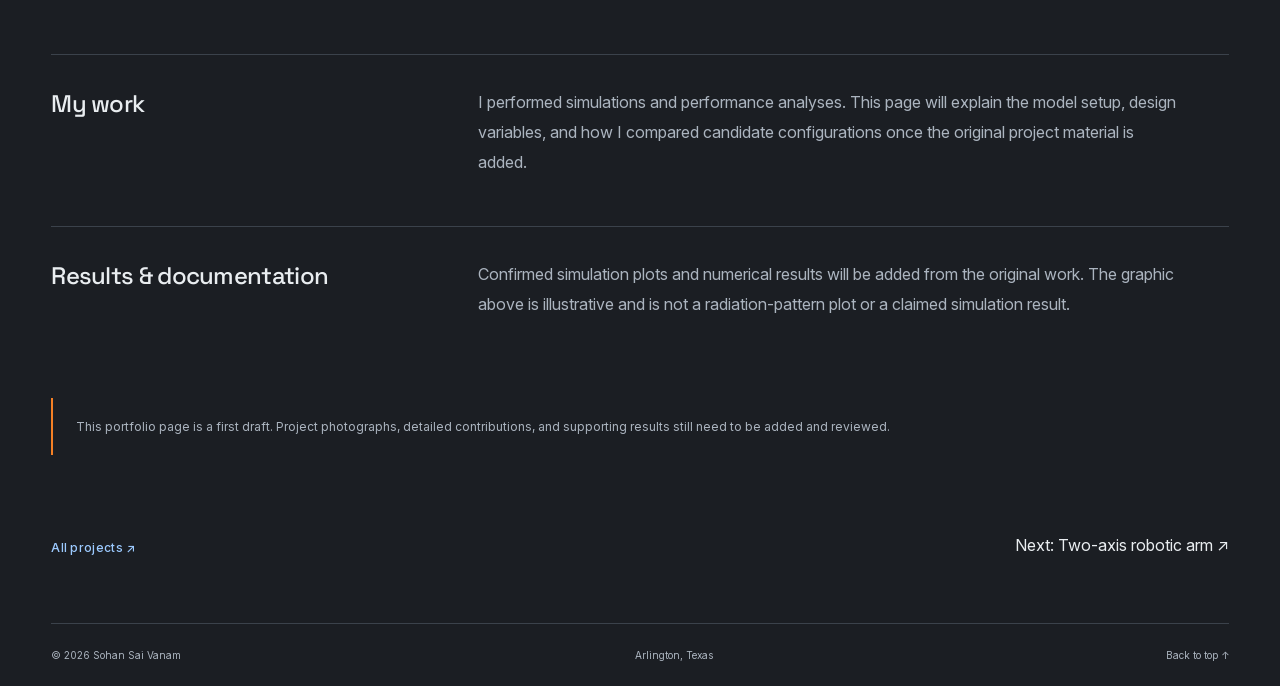
<file: projects/antenna-simulation.html>
<!doctype html>
<html lang="en" data-theme="dark">
<head>
<meta charset="utf-8">
<meta name="viewport" content="width=device-width, initial-scale=1">
<meta name="description" content="A simulation study of antenna directivity for satellite communications.">
<meta name="theme-color" content="#1b1e23">
<title>Yagi–Uda antenna — Sohan Sai Vanam</title>
<link rel="icon" href="../assets/favicon-empty.svg?v=removed-1" type="image/svg+xml">
<script src="../assets/theme.js?v=dark-default-14"></script>
<link rel="preload" href="../assets/fonts/space-grotesk-variable.woff2" as="font" type="font/woff2" crossorigin>
<link rel="preload" href="../assets/fonts/inter-variable.woff2" as="font" type="font/woff2" crossorigin>
<link rel="stylesheet" href="../assets/styles.css?v=mav-up-17">
</head>
<body id="top" data-base="../">
<a class="skip" href="#main">Skip to content</a>
<header class="site-header"><nav class="wrap nav" aria-label="Main navigation">
<a class="brand" href="../index.html" aria-label="Sohan Sai Vanam — Home">SSV</a>
<div class="nav-links" id="nav-links"><a href="../index.html">Home</a><a href="../projects.html" aria-current="page">Projects</a><a href="../resume.html">Resume</a><a href="../about.html">About Me</a><a href="../contact.html">Contact</a></div>
<div class="nav-actions"><button class="theme-toggle" type="button" aria-label="Switch to light mode" aria-pressed="true"><span class="theme-moon"><svg viewBox="0 0 24 24" aria-hidden="true"><path d="M20.4 14a8.6 8.6 0 0 1-10.4-10.4A8.7 8.7 0 1 0 20.4 14Z"/></svg></span><span class="theme-sun"><svg viewBox="0 0 24 24" aria-hidden="true"><circle cx="12" cy="12" r="4"/><path d="M12 2v2m0 16v2M2 12h2m16 0h2M5 5l1.5 1.5m11 11L19 19M5 19l1.5-1.5m11-11L19 5"/></svg></span><span class="theme-label">Light mode</span></button><button class="menu" type="button" aria-expanded="false" aria-controls="nav-links">Menu</button></div>
</nav></header>
<main id="main" class="wrap"><section class="page-top"><a class="label" href="../projects.html">← Back to projects</a><h1 class="page-title detail-title">Yagi–Uda antenna</h1><p class="label gist-label">The project in brief</p><p class="page-lede">Studying directionality through simulation. A simulation study exploring antenna directivity for satellite communications.</p></section><div class="detail-image"><img src="../assets/antenna.svg" alt="Concept illustration for Yagi–Uda antenna; not actual project imagery" width="800" height="560"></div><p class="caption">Concept illustration · Actual project images will be added.</p><nav class="case-nav" aria-label="On this project page"><a href="#section-1">The objective</a><a href="#section-2">My work</a><a href="#section-3">Results & documentation</a></nav><div class="facts"><div><span class="label">My role</span><p>Project intern</p></div><div><span class="label">Context</span><p>Brahmastra Aerospace & Defence · September 2023</p></div><div><span class="label">Status</span><p>Simulation work</p></div></div><section class="report-panel" data-report-for="antenna-simulation" aria-label="Technical documentation"><div><span class="label">Want the engineering detail?</span><h2>Full technical documentation</h2><p>Design rationale, alternatives, calculations, build decisions, and test evidence in a dedicated PDF.</p></div><div class="report-action"><p class="report-pending">Technical report coming soon.</p></div></section><section class="story" id="section-1"><h2>The objective</h2><div><p>During my remote project internship at Brahmastra Aerospace & Defence, I worked on a Yagi–Uda antenna using Altair Feko. The objective was to study and improve directivity for satellite communications.</p></div></section><section class="story" id="section-2"><h2>My work</h2><div><p>I performed simulations and performance analyses. This page will explain the model setup, design variables, and how I compared candidate configurations once the original project material is added.</p></div></section><section class="story" id="section-3"><h2>Results & documentation</h2><div><p>Confirmed simulation plots and numerical results will be added from the original work. The graphic above is illustrative and is not a radiation-pattern plot or a claimed simulation result.</p></div></section><aside class="note">This portfolio page is a first draft. Project photographs, detailed contributions, and supporting results still need to be added and reviewed.</aside><div class="next"><a class="link" href="../projects.html">All projects ↗</a><a href="robotic-arm.html">Next: Two-axis robotic arm ↗</a></div></main>
<footer class="wrap footer"><span>© 2026 Sohan Sai Vanam</span><span data-profile="location">Arlington, Texas</span><a href="#top">Back to top ↑</a></footer>
<script src="../assets/content.js?v=mav-up-17" defer></script>
<script src="../assets/script.js?v=resume-9" defer></script>
</body>
</html>
</file>
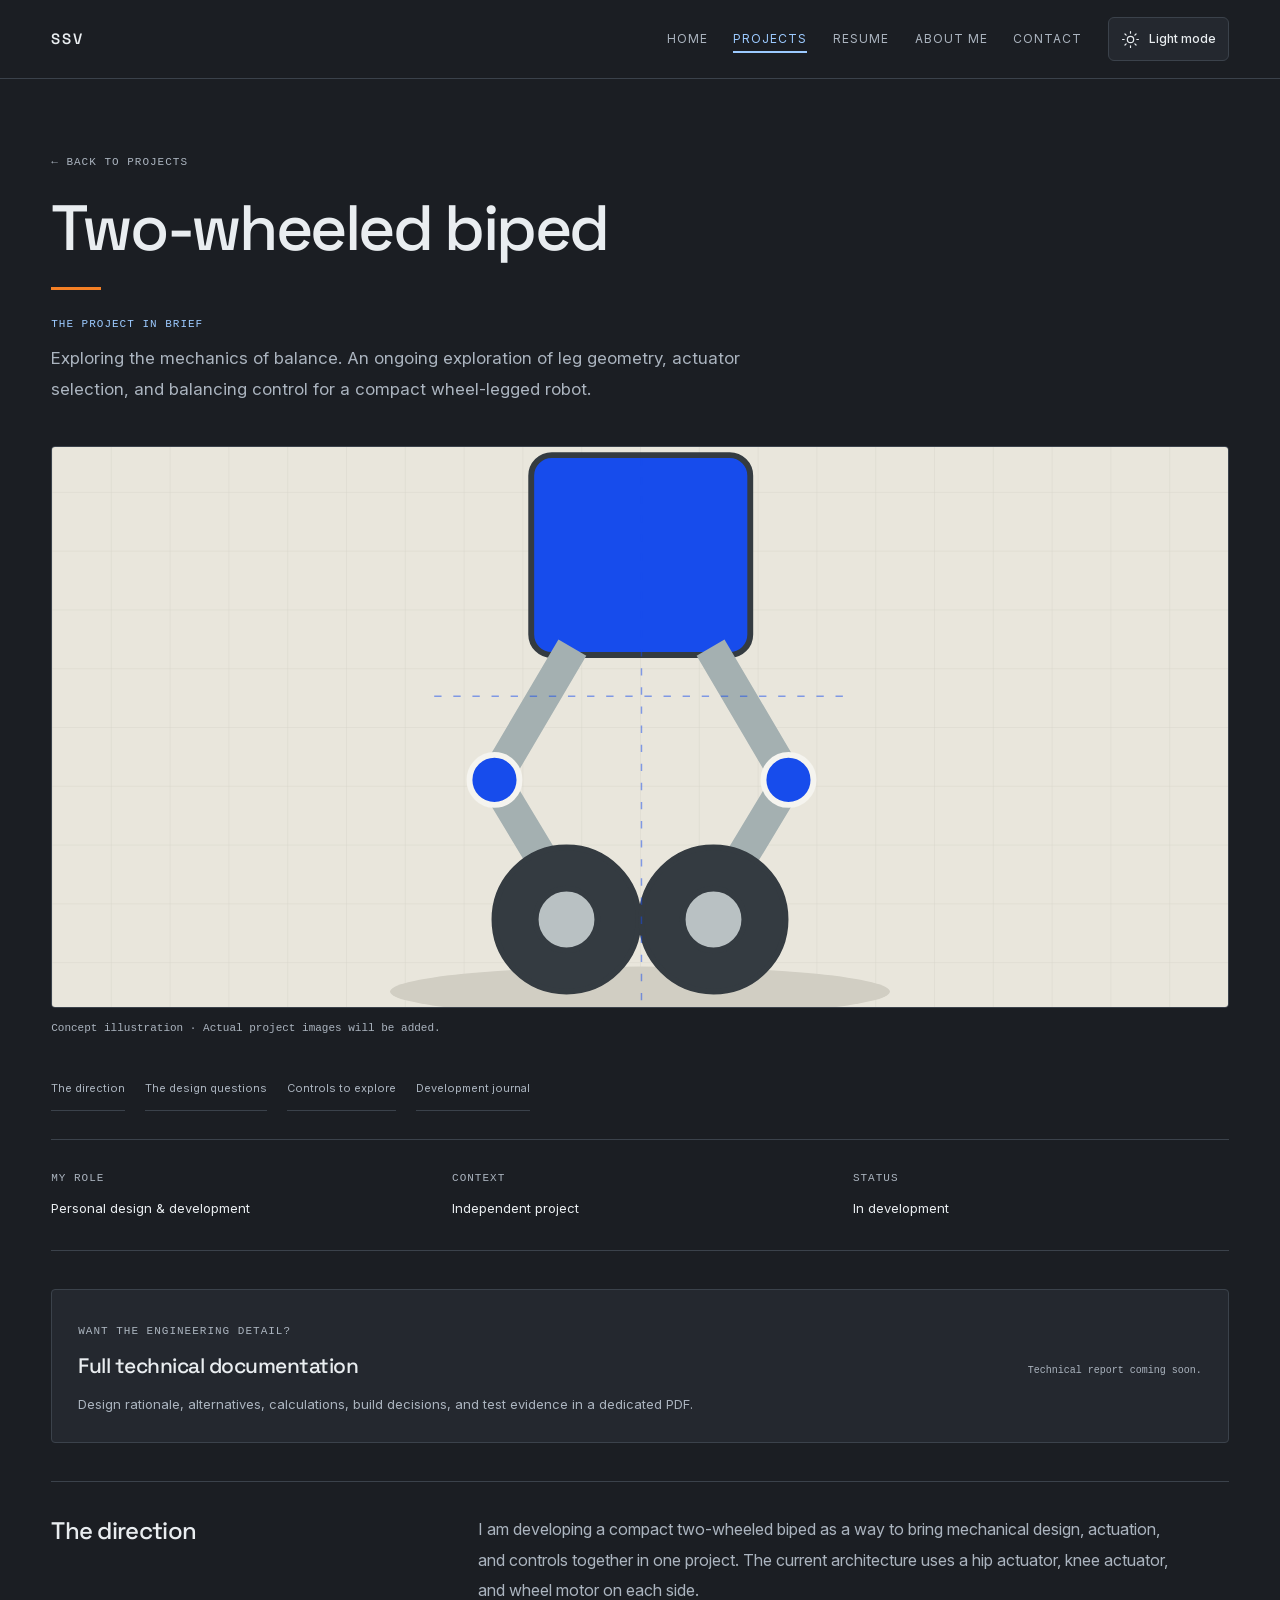
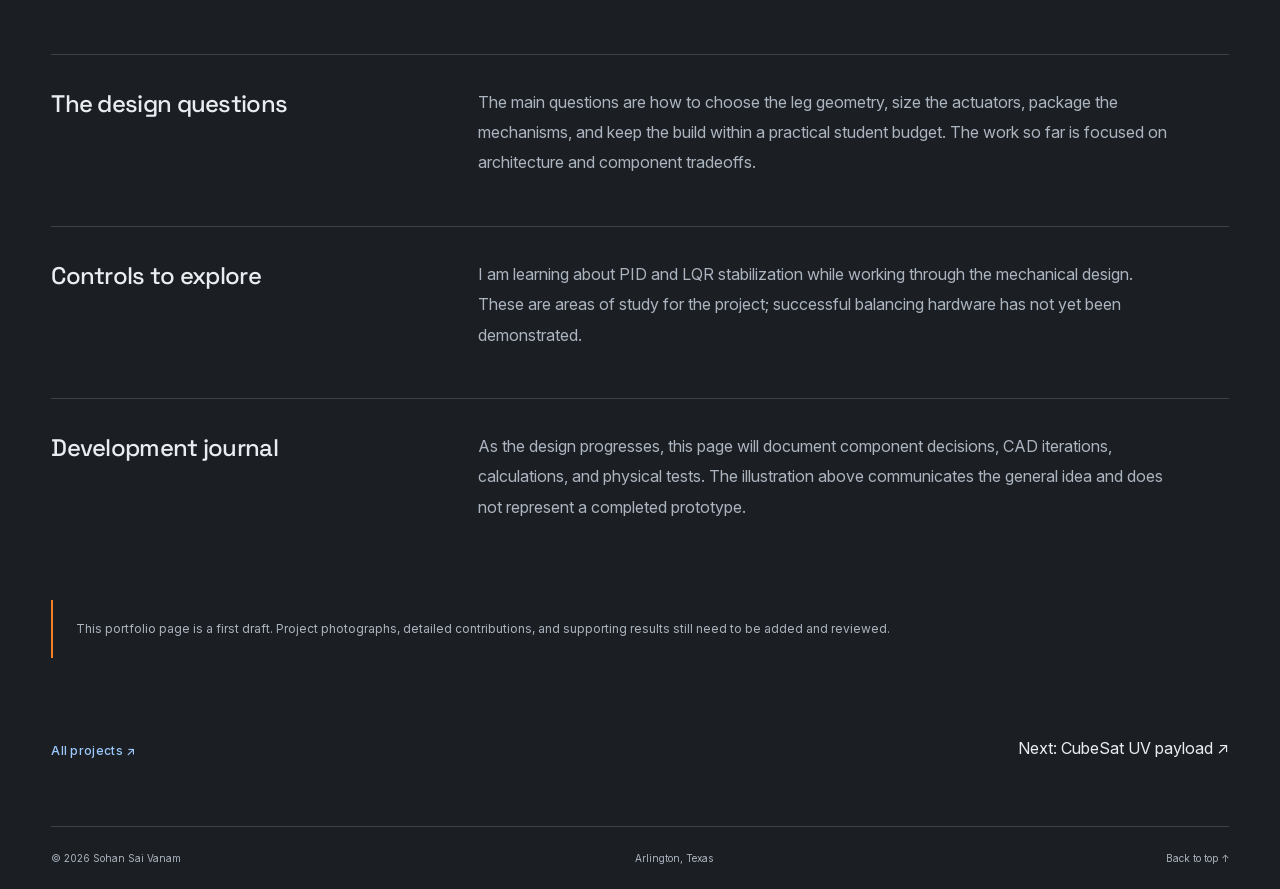
<file: projects/biped-robot.html>
<!doctype html>
<html lang="en" data-theme="dark">
<head>
<meta charset="utf-8">
<meta name="viewport" content="width=device-width, initial-scale=1">
<meta name="description" content="An ongoing personal project exploring leg geometry, actuator choices, and balancing control.">
<meta name="theme-color" content="#1b1e23">
<title>Two-wheeled biped — Sohan Sai Vanam</title>
<link rel="icon" href="../assets/favicon-empty.svg?v=removed-1" type="image/svg+xml">
<script src="../assets/theme.js?v=dark-default-14"></script>
<link rel="preload" href="../assets/fonts/space-grotesk-variable.woff2" as="font" type="font/woff2" crossorigin>
<link rel="preload" href="../assets/fonts/inter-variable.woff2" as="font" type="font/woff2" crossorigin>
<link rel="stylesheet" href="../assets/styles.css?v=mav-up-17">
</head>
<body id="top" data-base="../">
<a class="skip" href="#main">Skip to content</a>
<header class="site-header"><nav class="wrap nav" aria-label="Main navigation">
<a class="brand" href="../index.html" aria-label="Sohan Sai Vanam — Home">SSV</a>
<div class="nav-links" id="nav-links"><a href="../index.html">Home</a><a href="../projects.html" aria-current="page">Projects</a><a href="../resume.html">Resume</a><a href="../about.html">About Me</a><a href="../contact.html">Contact</a></div>
<div class="nav-actions"><button class="theme-toggle" type="button" aria-label="Switch to light mode" aria-pressed="true"><span class="theme-moon"><svg viewBox="0 0 24 24" aria-hidden="true"><path d="M20.4 14a8.6 8.6 0 0 1-10.4-10.4A8.7 8.7 0 1 0 20.4 14Z"/></svg></span><span class="theme-sun"><svg viewBox="0 0 24 24" aria-hidden="true"><circle cx="12" cy="12" r="4"/><path d="M12 2v2m0 16v2M2 12h2m16 0h2M5 5l1.5 1.5m11 11L19 19M5 19l1.5-1.5m11-11L19 5"/></svg></span><span class="theme-label">Light mode</span></button><button class="menu" type="button" aria-expanded="false" aria-controls="nav-links">Menu</button></div>
</nav></header>
<main id="main" class="wrap"><section class="page-top"><a class="label" href="../projects.html">← Back to projects</a><h1 class="page-title detail-title">Two-wheeled biped</h1><p class="label gist-label">The project in brief</p><p class="page-lede">Exploring the mechanics of balance. An ongoing exploration of leg geometry, actuator selection, and balancing control for a compact wheel-legged robot.</p></section><div class="detail-image"><img src="../assets/biped.svg" alt="Concept illustration for Two-wheeled biped; not actual project imagery" width="800" height="560"></div><p class="caption">Concept illustration · Actual project images will be added.</p><nav class="case-nav" aria-label="On this project page"><a href="#section-1">The direction</a><a href="#section-2">The design questions</a><a href="#section-3">Controls to explore</a><a href="#section-4">Development journal</a></nav><div class="facts"><div><span class="label">My role</span><p>Personal design & development</p></div><div><span class="label">Context</span><p>Independent project</p></div><div><span class="label">Status</span><p>In development</p></div></div><section class="report-panel" data-report-for="biped-robot" aria-label="Technical documentation"><div><span class="label">Want the engineering detail?</span><h2>Full technical documentation</h2><p>Design rationale, alternatives, calculations, build decisions, and test evidence in a dedicated PDF.</p></div><div class="report-action"><p class="report-pending">Technical report coming soon.</p></div></section><section class="story" id="section-1"><h2>The direction</h2><div><p>I am developing a compact two-wheeled biped as a way to bring mechanical design, actuation, and controls together in one project. The current architecture uses a hip actuator, knee actuator, and wheel motor on each side.</p></div></section><section class="story" id="section-2"><h2>The design questions</h2><div><p>The main questions are how to choose the leg geometry, size the actuators, package the mechanisms, and keep the build within a practical student budget. The work so far is focused on architecture and component tradeoffs.</p></div></section><section class="story" id="section-3"><h2>Controls to explore</h2><div><p>I am learning about PID and LQR stabilization while working through the mechanical design. These are areas of study for the project; successful balancing hardware has not yet been demonstrated.</p></div></section><section class="story" id="section-4"><h2>Development journal</h2><div><p>As the design progresses, this page will document component decisions, CAD iterations, calculations, and physical tests. The illustration above communicates the general idea and does not represent a completed prototype.</p></div></section><aside class="note">This portfolio page is a first draft. Project photographs, detailed contributions, and supporting results still need to be added and reviewed.</aside><div class="next"><a class="link" href="../projects.html">All projects ↗</a><a href="cubesat-payload.html">Next: CubeSat UV payload ↗</a></div></main>
<footer class="wrap footer"><span>© 2026 Sohan Sai Vanam</span><span data-profile="location">Arlington, Texas</span><a href="#top">Back to top ↑</a></footer>
<script src="../assets/content.js?v=mav-up-17" defer></script>
<script src="../assets/script.js?v=resume-9" defer></script>
</body>
</html>
</file>
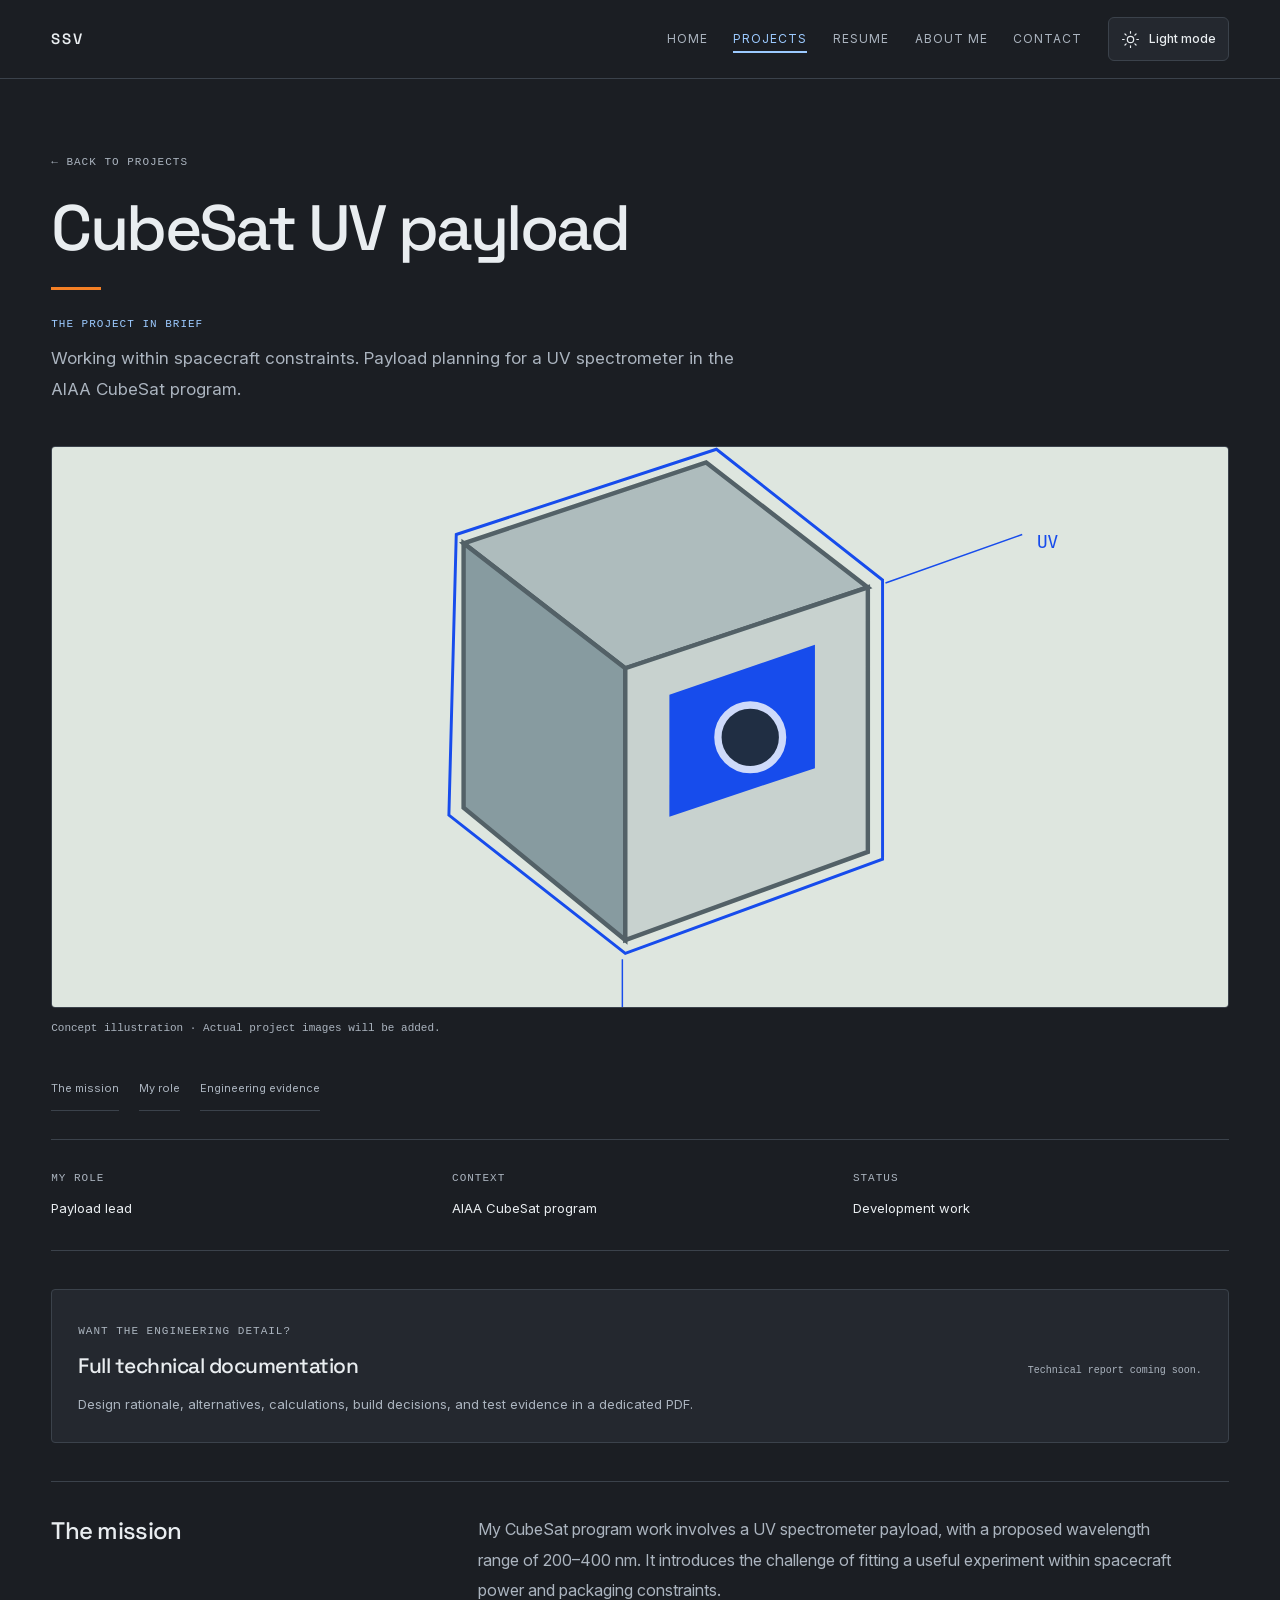
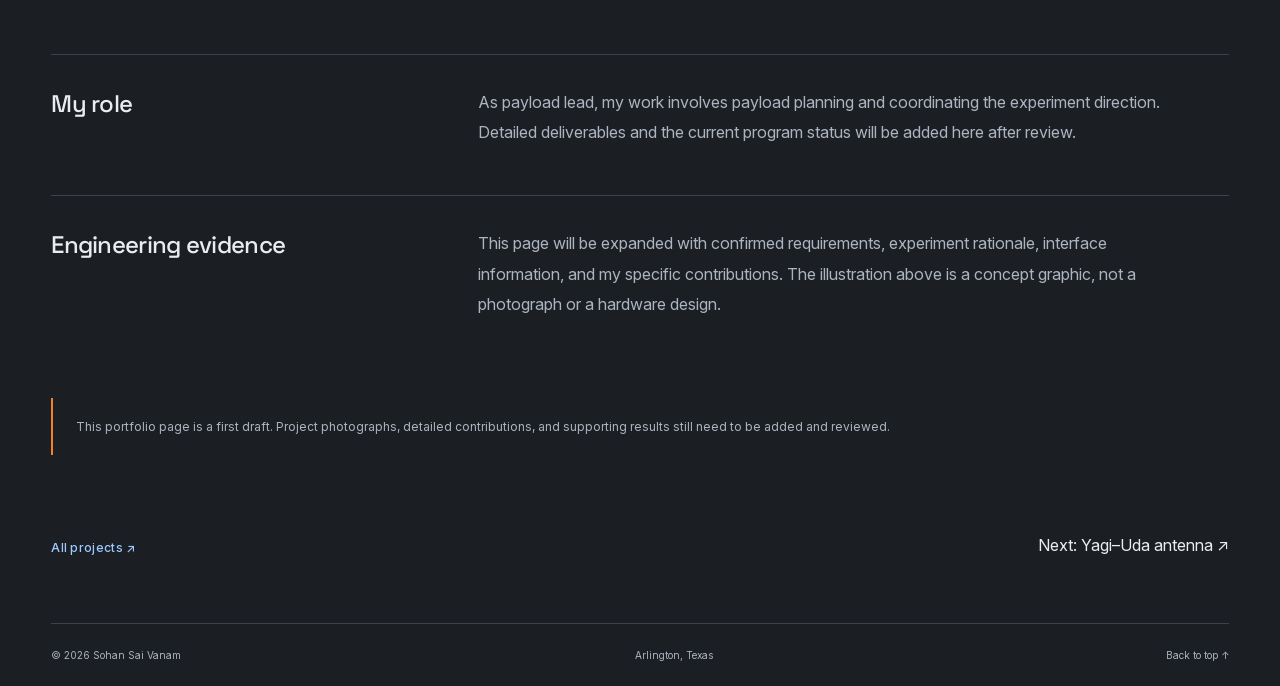
<file: projects/cubesat-payload.html>
<!doctype html>
<html lang="en" data-theme="dark">
<head>
<meta charset="utf-8">
<meta name="viewport" content="width=device-width, initial-scale=1">
<meta name="description" content="UV spectrometer payload planning for the AIAA CubeSat program.">
<meta name="theme-color" content="#1b1e23">
<title>CubeSat UV payload — Sohan Sai Vanam</title>
<link rel="icon" href="../assets/favicon-empty.svg?v=removed-1" type="image/svg+xml">
<script src="../assets/theme.js?v=dark-default-14"></script>
<link rel="preload" href="../assets/fonts/space-grotesk-variable.woff2" as="font" type="font/woff2" crossorigin>
<link rel="preload" href="../assets/fonts/inter-variable.woff2" as="font" type="font/woff2" crossorigin>
<link rel="stylesheet" href="../assets/styles.css?v=mav-up-17">
</head>
<body id="top" data-base="../">
<a class="skip" href="#main">Skip to content</a>
<header class="site-header"><nav class="wrap nav" aria-label="Main navigation">
<a class="brand" href="../index.html" aria-label="Sohan Sai Vanam — Home">SSV</a>
<div class="nav-links" id="nav-links"><a href="../index.html">Home</a><a href="../projects.html" aria-current="page">Projects</a><a href="../resume.html">Resume</a><a href="../about.html">About Me</a><a href="../contact.html">Contact</a></div>
<div class="nav-actions"><button class="theme-toggle" type="button" aria-label="Switch to light mode" aria-pressed="true"><span class="theme-moon"><svg viewBox="0 0 24 24" aria-hidden="true"><path d="M20.4 14a8.6 8.6 0 0 1-10.4-10.4A8.7 8.7 0 1 0 20.4 14Z"/></svg></span><span class="theme-sun"><svg viewBox="0 0 24 24" aria-hidden="true"><circle cx="12" cy="12" r="4"/><path d="M12 2v2m0 16v2M2 12h2m16 0h2M5 5l1.5 1.5m11 11L19 19M5 19l1.5-1.5m11-11L19 5"/></svg></span><span class="theme-label">Light mode</span></button><button class="menu" type="button" aria-expanded="false" aria-controls="nav-links">Menu</button></div>
</nav></header>
<main id="main" class="wrap"><section class="page-top"><a class="label" href="../projects.html">← Back to projects</a><h1 class="page-title detail-title">CubeSat UV payload</h1><p class="label gist-label">The project in brief</p><p class="page-lede">Working within spacecraft constraints. Payload planning for a UV spectrometer in the AIAA CubeSat program.</p></section><div class="detail-image"><img src="../assets/payload.svg" alt="Concept illustration for CubeSat UV payload; not actual project imagery" width="800" height="560"></div><p class="caption">Concept illustration · Actual project images will be added.</p><nav class="case-nav" aria-label="On this project page"><a href="#section-1">The mission</a><a href="#section-2">My role</a><a href="#section-3">Engineering evidence</a></nav><div class="facts"><div><span class="label">My role</span><p>Payload lead</p></div><div><span class="label">Context</span><p>AIAA CubeSat program</p></div><div><span class="label">Status</span><p>Development work</p></div></div><section class="report-panel" data-report-for="cubesat-payload" aria-label="Technical documentation"><div><span class="label">Want the engineering detail?</span><h2>Full technical documentation</h2><p>Design rationale, alternatives, calculations, build decisions, and test evidence in a dedicated PDF.</p></div><div class="report-action"><p class="report-pending">Technical report coming soon.</p></div></section><section class="story" id="section-1"><h2>The mission</h2><div><p>My CubeSat program work involves a UV spectrometer payload, with a proposed wavelength range of 200–400 nm. It introduces the challenge of fitting a useful experiment within spacecraft power and packaging constraints.</p></div></section><section class="story" id="section-2"><h2>My role</h2><div><p>As payload lead, my work involves payload planning and coordinating the experiment direction. Detailed deliverables and the current program status will be added here after review.</p></div></section><section class="story" id="section-3"><h2>Engineering evidence</h2><div><p>This page will be expanded with confirmed requirements, experiment rationale, interface information, and my specific contributions. The illustration above is a concept graphic, not a photograph or a hardware design.</p></div></section><aside class="note">This portfolio page is a first draft. Project photographs, detailed contributions, and supporting results still need to be added and reviewed.</aside><div class="next"><a class="link" href="../projects.html">All projects ↗</a><a href="antenna-simulation.html">Next: Yagi–Uda antenna ↗</a></div></main>
<footer class="wrap footer"><span>© 2026 Sohan Sai Vanam</span><span data-profile="location">Arlington, Texas</span><a href="#top">Back to top ↑</a></footer>
<script src="../assets/content.js?v=mav-up-17" defer></script>
<script src="../assets/script.js?v=resume-9" defer></script>
</body>
</html>
</file>
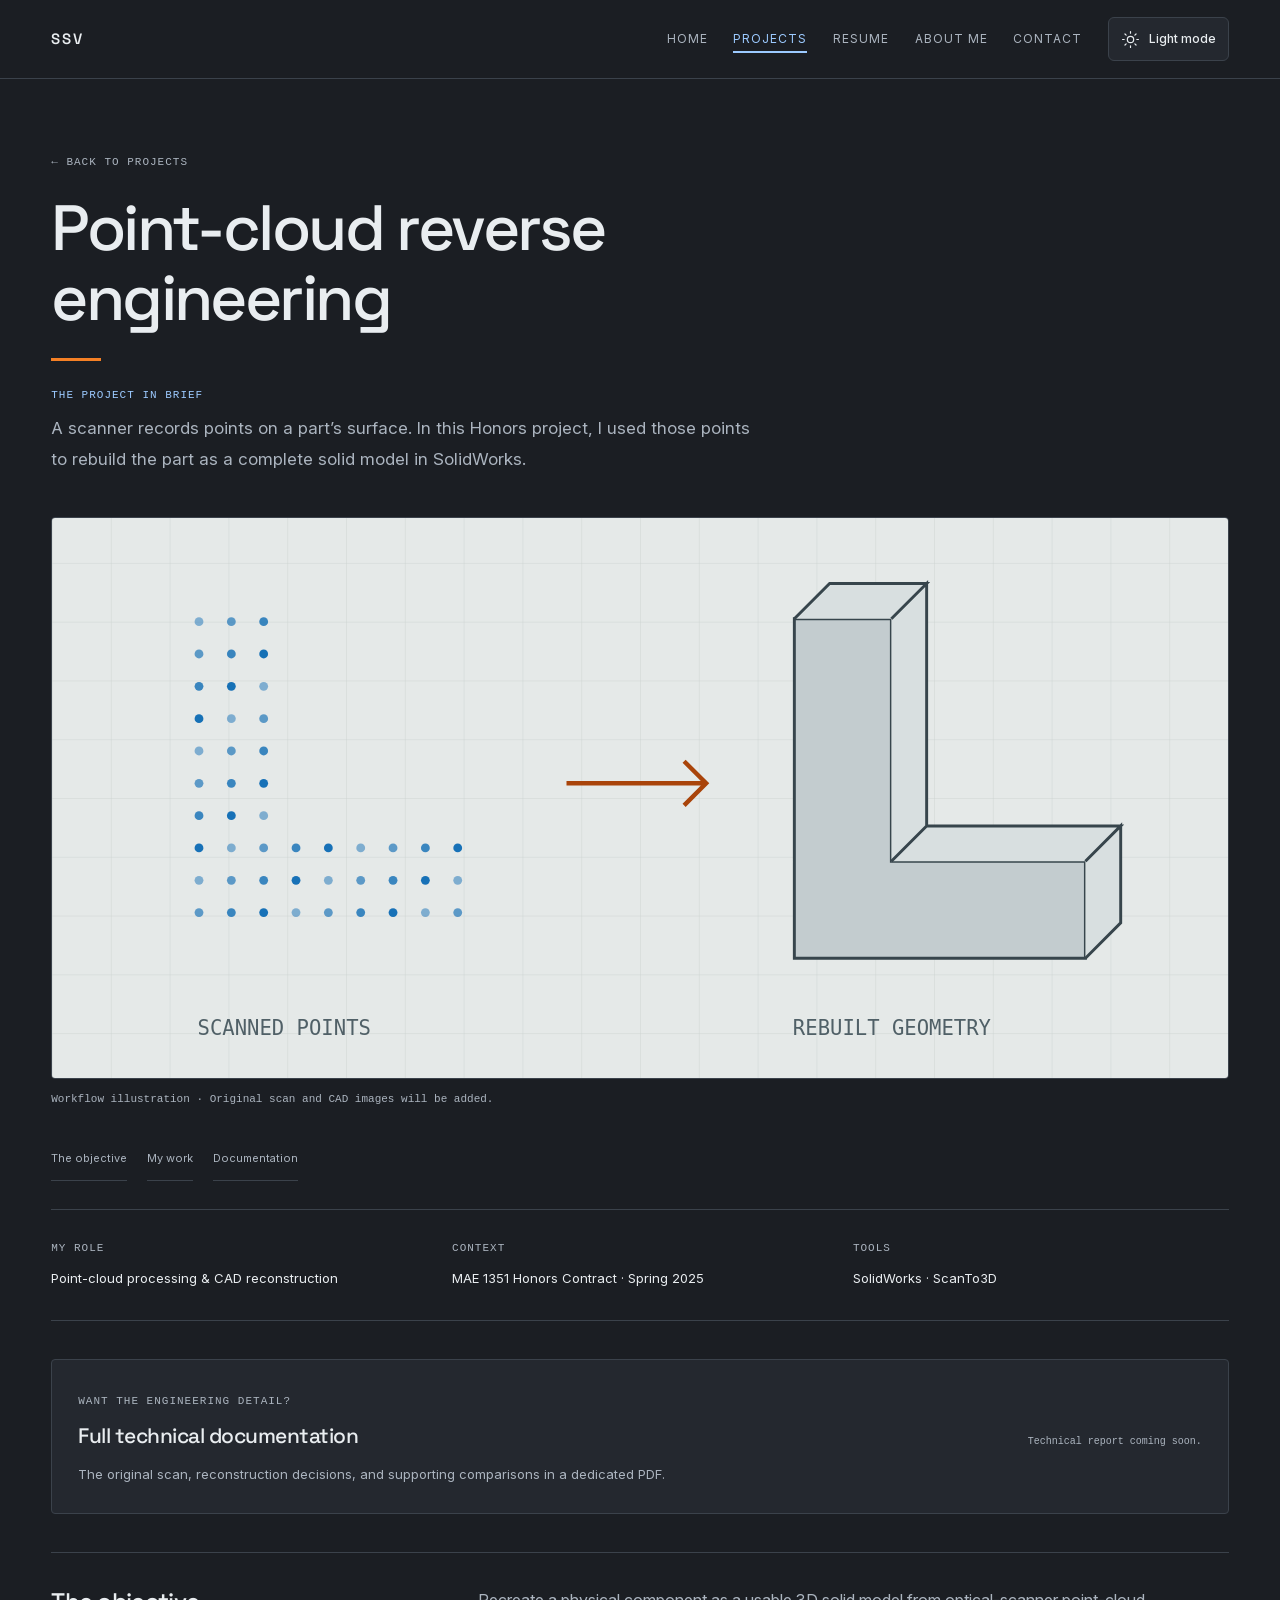
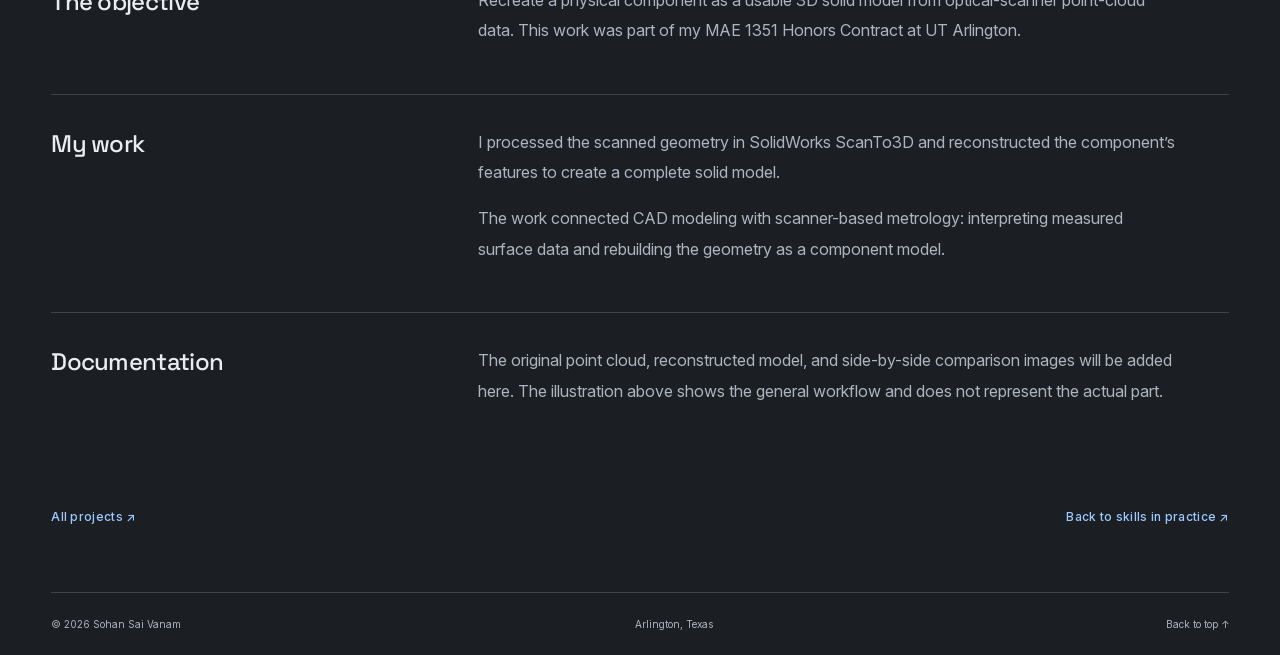
<file: projects/reverse-engineering.html>
<!doctype html>
<html lang="en" data-theme="dark">
<head>
<meta charset="utf-8">
<meta name="viewport" content="width=device-width, initial-scale=1">
<meta name="description" content="Reconstructing scanned geometry as a solid model in SolidWorks ScanTo3D.">
<meta name="theme-color" content="#1b1e23">
<title>Point-cloud reverse engineering — Sohan Sai Vanam</title>
<link rel="icon" href="../assets/favicon-empty.svg?v=removed-1" type="image/svg+xml">
<script src="../assets/theme.js?v=dark-default-14"></script>
<link rel="preload" href="../assets/fonts/space-grotesk-variable.woff2" as="font" type="font/woff2" crossorigin>
<link rel="preload" href="../assets/fonts/inter-variable.woff2" as="font" type="font/woff2" crossorigin>
<link rel="stylesheet" href="../assets/styles.css?v=mav-up-17">
</head>
<body id="top" data-base="../">
<a class="skip" href="#main">Skip to content</a>
<header class="site-header"><nav class="wrap nav" aria-label="Main navigation">
<a class="brand" href="../index.html" aria-label="Sohan Sai Vanam — Home">SSV</a>
<div class="nav-links" id="nav-links"><a href="../index.html">Home</a><a href="../projects.html" aria-current="page">Projects</a><a href="../resume.html">Resume</a><a href="../about.html">About Me</a><a href="../contact.html">Contact</a></div>
<div class="nav-actions"><button class="theme-toggle" type="button" aria-label="Switch to light mode" aria-pressed="true"><span class="theme-moon"><svg viewBox="0 0 24 24" aria-hidden="true"><path d="M20.4 14a8.6 8.6 0 0 1-10.4-10.4A8.7 8.7 0 1 0 20.4 14Z"/></svg></span><span class="theme-sun"><svg viewBox="0 0 24 24" aria-hidden="true"><circle cx="12" cy="12" r="4"/><path d="M12 2v2m0 16v2M2 12h2m16 0h2M5 5l1.5 1.5m11 11L19 19M5 19l1.5-1.5m11-11L19 5"/></svg></span><span class="theme-label">Light mode</span></button><button class="menu" type="button" aria-expanded="false" aria-controls="nav-links">Menu</button></div>
</nav></header>
<main id="main" class="wrap"><section class="page-top"><a class="label" href="../projects.html">← Back to projects</a><h1 class="page-title detail-title">Point-cloud reverse engineering</h1><p class="label gist-label">The project in brief</p><p class="page-lede">A scanner records points on a part’s surface. In this Honors project, I used those points to rebuild the part as a complete solid model in SolidWorks.</p></section>
<div class="detail-image"><img src="../assets/reverse-engineering.svg" alt="Illustrative workflow from scanned points to reconstructed CAD; not actual project geometry" width="800" height="560"></div><p class="caption">Workflow illustration · Original scan and CAD images will be added.</p>
<nav class="case-nav" aria-label="On this project page"><a href="#section-1">The objective</a><a href="#section-2">My work</a><a href="#section-3">Documentation</a></nav><div class="facts"><div><span class="label">My role</span><p>Point-cloud processing & CAD reconstruction</p></div><div><span class="label">Context</span><p>MAE 1351 Honors Contract · Spring 2025</p></div><div><span class="label">Tools</span><p>SolidWorks · ScanTo3D</p></div></div>
<section class="report-panel" data-report-for="reverse-engineering" aria-label="Technical documentation"><div><span class="label">Want the engineering detail?</span><h2>Full technical documentation</h2><p>The original scan, reconstruction decisions, and supporting comparisons in a dedicated PDF.</p></div><div class="report-action"><p class="report-pending">Technical report coming soon.</p></div></section>
<section class="story" id="section-1"><h2>The objective</h2><div><p>Recreate a physical component as a usable 3D solid model from optical-scanner point-cloud data. This work was part of my MAE 1351 Honors Contract at UT Arlington.</p></div></section>
<section class="story" id="section-2"><h2>My work</h2><div><p>I processed the scanned geometry in SolidWorks ScanTo3D and reconstructed the component’s features to create a complete solid model.</p><p>The work connected CAD modeling with scanner-based metrology: interpreting measured surface data and rebuilding the geometry as a component model.</p></div></section>
<section class="story" id="section-3"><h2>Documentation</h2><div><p>The original point cloud, reconstructed model, and side-by-side comparison images will be added here. The illustration above shows the general workflow and does not represent the actual part.</p></div></section>
<div class="next"><a class="link" href="../projects.html">All projects ↗</a><a class="link" href="../resume.html#capabilities">Back to skills in practice ↗</a></div></main>
<footer class="wrap footer"><span>© 2026 Sohan Sai Vanam</span><span data-profile="location">Arlington, Texas</span><a href="#top">Back to top ↑</a></footer>
<script src="../assets/content.js?v=mav-up-17" defer></script>
<script src="../assets/script.js?v=resume-9" defer></script>
</body>
</html>
</file>
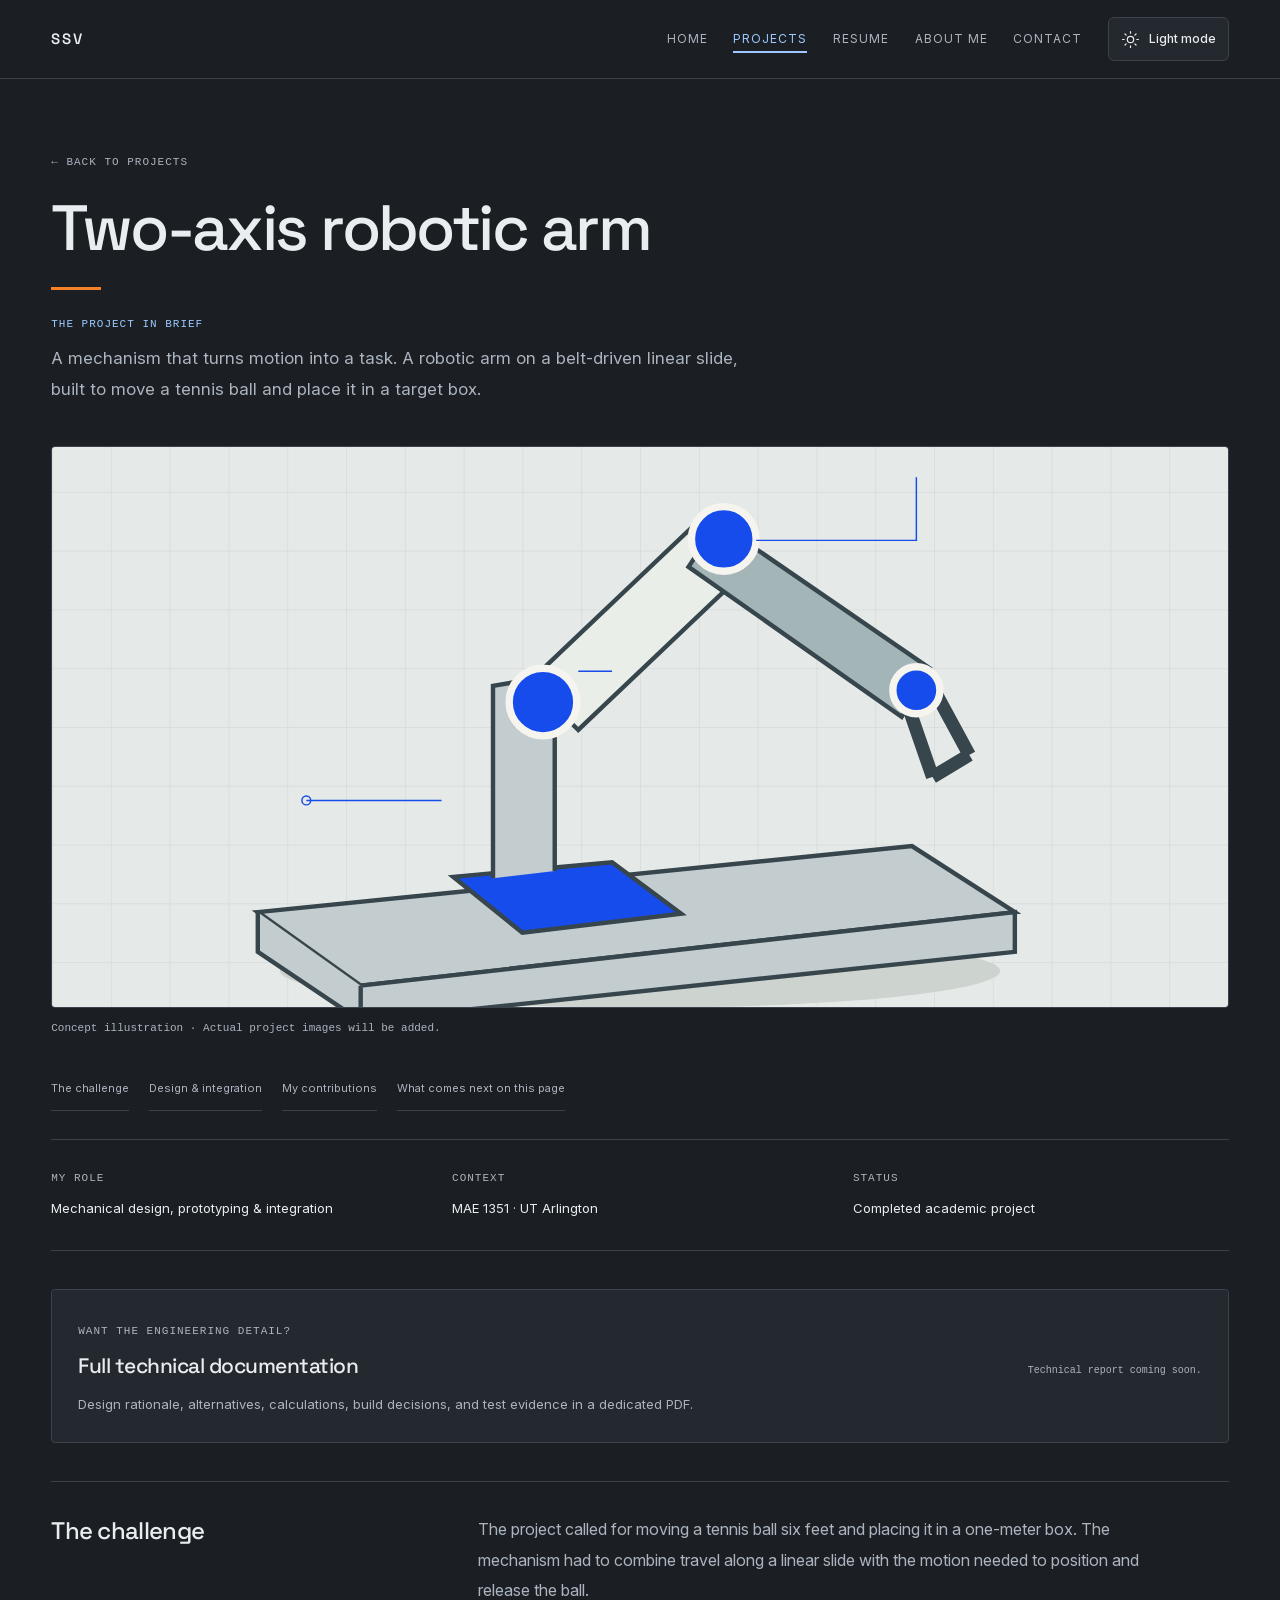
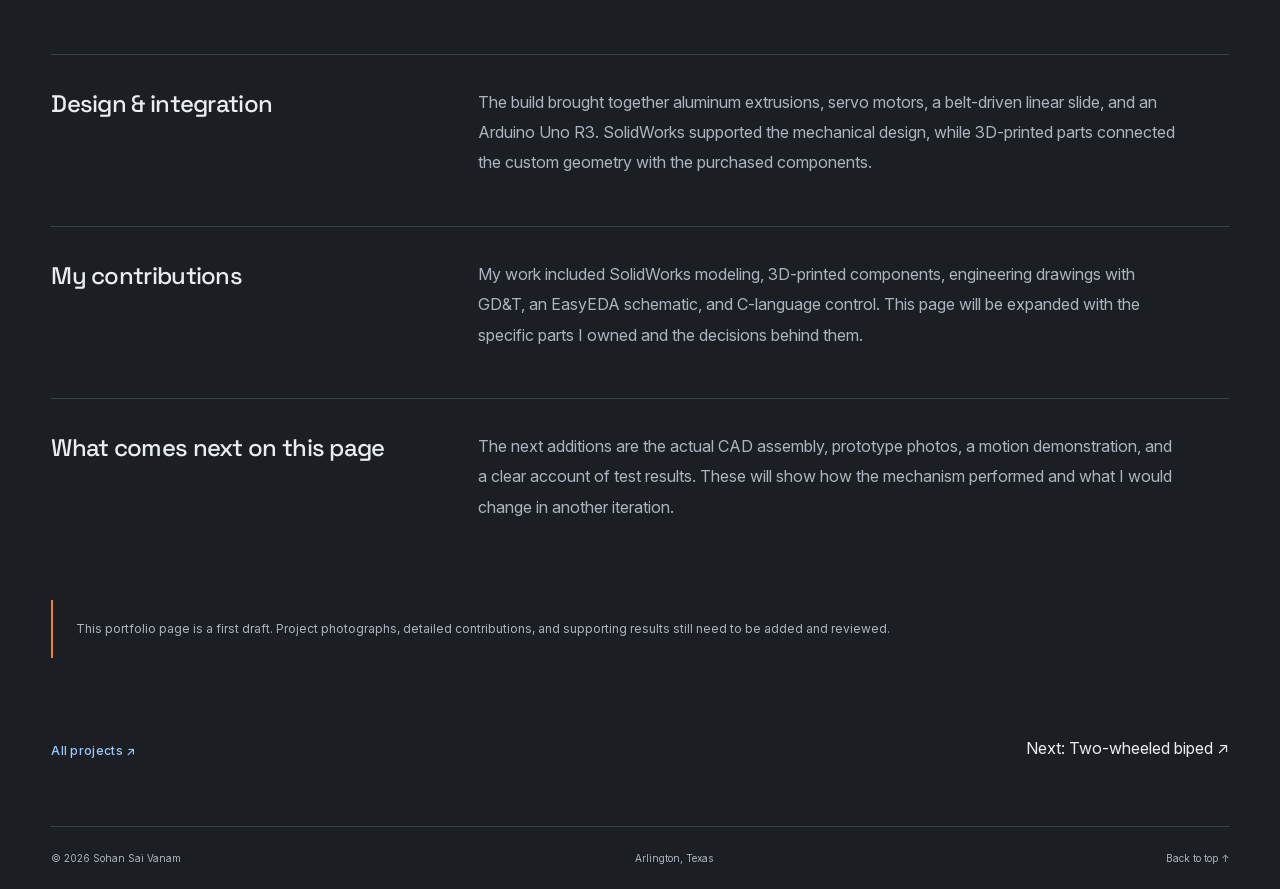
<file: projects/robotic-arm.html>
<!doctype html>
<html lang="en" data-theme="dark">
<head>
<meta charset="utf-8">
<meta name="viewport" content="width=device-width, initial-scale=1">
<meta name="description" content="An arm and linear slide designed to move a tennis ball six feet and place it in a one-meter target box.">
<meta name="theme-color" content="#1b1e23">
<title>Two-axis robotic arm — Sohan Sai Vanam</title>
<link rel="icon" href="../assets/favicon-empty.svg?v=removed-1" type="image/svg+xml">
<script src="../assets/theme.js?v=dark-default-14"></script>
<link rel="preload" href="../assets/fonts/space-grotesk-variable.woff2" as="font" type="font/woff2" crossorigin>
<link rel="preload" href="../assets/fonts/inter-variable.woff2" as="font" type="font/woff2" crossorigin>
<link rel="stylesheet" href="../assets/styles.css?v=mav-up-17">
</head>
<body id="top" data-base="../">
<a class="skip" href="#main">Skip to content</a>
<header class="site-header"><nav class="wrap nav" aria-label="Main navigation">
<a class="brand" href="../index.html" aria-label="Sohan Sai Vanam — Home">SSV</a>
<div class="nav-links" id="nav-links"><a href="../index.html">Home</a><a href="../projects.html" aria-current="page">Projects</a><a href="../resume.html">Resume</a><a href="../about.html">About Me</a><a href="../contact.html">Contact</a></div>
<div class="nav-actions"><button class="theme-toggle" type="button" aria-label="Switch to light mode" aria-pressed="true"><span class="theme-moon"><svg viewBox="0 0 24 24" aria-hidden="true"><path d="M20.4 14a8.6 8.6 0 0 1-10.4-10.4A8.7 8.7 0 1 0 20.4 14Z"/></svg></span><span class="theme-sun"><svg viewBox="0 0 24 24" aria-hidden="true"><circle cx="12" cy="12" r="4"/><path d="M12 2v2m0 16v2M2 12h2m16 0h2M5 5l1.5 1.5m11 11L19 19M5 19l1.5-1.5m11-11L19 5"/></svg></span><span class="theme-label">Light mode</span></button><button class="menu" type="button" aria-expanded="false" aria-controls="nav-links">Menu</button></div>
</nav></header>
<main id="main" class="wrap"><section class="page-top"><a class="label" href="../projects.html">← Back to projects</a><h1 class="page-title detail-title">Two-axis robotic arm</h1><p class="label gist-label">The project in brief</p><p class="page-lede">A mechanism that turns motion into a task. A robotic arm on a belt-driven linear slide, built to move a tennis ball and place it in a target box.</p></section><div class="detail-image"><img src="../assets/arm.svg" alt="Concept illustration for Two-axis robotic arm; not actual project imagery" width="800" height="560"></div><p class="caption">Concept illustration · Actual project images will be added.</p><nav class="case-nav" aria-label="On this project page"><a href="#section-1">The challenge</a><a href="#section-2">Design & integration</a><a href="#section-3">My contributions</a><a href="#section-4">What comes next on this page</a></nav><div class="facts"><div><span class="label">My role</span><p>Mechanical design, prototyping & integration</p></div><div><span class="label">Context</span><p>MAE 1351 · UT Arlington</p></div><div><span class="label">Status</span><p>Completed academic project</p></div></div><section class="report-panel" data-report-for="robotic-arm" aria-label="Technical documentation"><div><span class="label">Want the engineering detail?</span><h2>Full technical documentation</h2><p>Design rationale, alternatives, calculations, build decisions, and test evidence in a dedicated PDF.</p></div><div class="report-action"><p class="report-pending">Technical report coming soon.</p></div></section><section class="story" id="section-1"><h2>The challenge</h2><div><p>The project called for moving a tennis ball six feet and placing it in a one-meter box. The mechanism had to combine travel along a linear slide with the motion needed to position and release the ball.</p></div></section><section class="story" id="section-2"><h2>Design & integration</h2><div><p>The build brought together aluminum extrusions, servo motors, a belt-driven linear slide, and an Arduino Uno R3. SolidWorks supported the mechanical design, while 3D-printed parts connected the custom geometry with the purchased components.</p></div></section><section class="story" id="section-3"><h2>My contributions</h2><div><p>My work included SolidWorks modeling, 3D-printed components, engineering drawings with GD&T, an EasyEDA schematic, and C-language control. This page will be expanded with the specific parts I owned and the decisions behind them.</p></div></section><section class="story" id="section-4"><h2>What comes next on this page</h2><div><p>The next additions are the actual CAD assembly, prototype photos, a motion demonstration, and a clear account of test results. These will show how the mechanism performed and what I would change in another iteration.</p></div></section><aside class="note">This portfolio page is a first draft. Project photographs, detailed contributions, and supporting results still need to be added and reviewed.</aside><div class="next"><a class="link" href="../projects.html">All projects ↗</a><a href="biped-robot.html">Next: Two-wheeled biped ↗</a></div></main>
<footer class="wrap footer"><span>© 2026 Sohan Sai Vanam</span><span data-profile="location">Arlington, Texas</span><a href="#top">Back to top ↑</a></footer>
<script src="../assets/content.js?v=mav-up-17" defer></script>
<script src="../assets/script.js?v=resume-9" defer></script>
</body>
</html>
</file>
<file: assets/styles.css>
/* Fonts are included locally, so the exported site has the same typography. */
@font-face{font-family:'Inter';src:url('fonts/inter-variable.woff2') format('woff2');font-weight:100 900;font-style:normal;font-display:swap}
@font-face{font-family:'Space Grotesk';src:url('fonts/space-grotesk-variable.woff2') format('woff2');font-weight:300 700;font-style:normal;font-display:swap}
/* Edit these variables to change the palette. All surfaces use theme variables. */
:root{--paper:#f6f6f3;--ink:#20252c;--muted:#5c646e;--blue:#0064b1;--accent:#a9440a;--orange:#f58025;--accent-soft:#f2e3d7;--reveal-duration:560ms;--reveal-step:70ms;--line:#d8dcd9;--surface:#eeefec;--hover:#e8ebe7;--button-text:#fff;--selection:#d4e1f3;--mono:'Courier New',monospace}
:root[data-theme="dark"]{--paper:#1b1e23;--ink:#e9edf0;--muted:#abb4bf;--blue:#9ccaff;--accent:#ffac70;--orange:#f58025;--accent-soft:#332921;--line:#3b424b;--surface:#24282f;--hover:#2c323b;--button-text:#142037;--selection:#344866}
*{box-sizing:border-box}html{scroll-behavior:smooth;scroll-padding-top:110px}body{margin:0;background:var(--paper);color:var(--ink);font-family:-apple-system,BlinkMacSystemFont,'Segoe UI',Arial,sans-serif;-webkit-font-smoothing:antialiased;line-height:1.6}a{color:inherit;text-decoration:none}button{font:inherit;color:inherit}img{display:block;max-width:100%}::selection{background:var(--selection)}a:focus-visible,button:focus-visible{outline:2px solid var(--blue);outline-offset:5px}[hidden]{display:none!important}.wrap{width:min(1480px,calc(100% - clamp(40px,8vw,192px)));margin:0 auto}.skip{position:fixed;top:-100px;left:20px;z-index:100;padding:12px;background:var(--paper);border:1px solid var(--line)}.skip:focus{top:10px}.site-header{position:sticky;top:0;z-index:30;background:var(--paper);border-bottom:1px solid var(--line)}.nav{display:flex;align-items:center;justify-content:space-between;min-height:78px;gap:clamp(16px,2vw,30px);position:relative}.brand{font-size:13px;font-weight:600;letter-spacing:2px}.nav-links{display:flex;gap:clamp(16px,2vw,29px);margin-left:auto}.nav-links a{font-size:12px;letter-spacing:1px;text-transform:uppercase;padding:5px 0;color:var(--muted);border-bottom:1px solid transparent}.nav-links a:hover{color:var(--ink)}.nav-links a[aria-current="page"]{color:var(--ink);border-bottom-color:var(--blue)}.nav-actions{display:flex;align-items:center;gap:10px;flex-shrink:0}.menu{display:none;background:var(--surface);border:1px solid var(--line);border-radius:6px;min-height:44px;padding:8px 13px;font-size:13px;cursor:pointer}.theme-toggle{min-height:44px;min-width:120px;display:inline-flex;justify-content:center;align-items:center;gap:9px;padding:9px 12px;border:1px solid var(--line);background:var(--surface);border-radius:6px;cursor:pointer;flex-shrink:0;white-space:nowrap}.theme-label{font-size:12px;font-weight:500}.theme-toggle span{flex-shrink:0}.theme-toggle:hover{background:var(--hover)}.theme-toggle svg{width:19px;height:19px;fill:none;stroke:currentColor;stroke-width:1.5;stroke-linecap:round;stroke-linejoin:round}.theme-sun{display:none}:root[data-theme="dark"] .theme-sun{display:flex}:root[data-theme="dark"] .theme-moon{display:none}.theme-moon{display:flex}.eyebrow,.label,.section-num{font-family:var(--mono);font-size:10px;letter-spacing:1.4px;line-height:1.8;text-transform:uppercase;color:var(--muted)}.home-hero{display:grid;grid-template-columns:minmax(0,1.25fr) minmax(0,.85fr);gap:clamp(35px,5vw,100px);align-items:center;padding:clamp(60px,6vw,110px) 0 75px}.home-copy h1{font-size:clamp(52px,6.4vw,108px);font-weight:500;line-height:1.03;letter-spacing:-5px;margin:26px 0}.home-role{font-size:20px;line-height:1.5;margin:0 0 14px}.home-intro{font-size:17px;line-height:1.85;color:var(--muted);max-width:55ch}.home-photo,.about-photo{margin:0}.home-photo{width:100%;max-width:480px;justify-self:end}.home-photo img{width:100%;aspect-ratio:4/5;object-fit:cover;border:1px solid var(--line);border-radius:5px}.home-photo figcaption,.about-photo figcaption{font-family:var(--mono);font-size:10px;color:var(--muted);margin-top:10px;line-height:1.6}.actions{display:flex;gap:30px;flex-wrap:wrap;align-items:center;margin-top:30px}.link,.button-primary,.button-secondary{display:inline-flex;align-items:center;gap:10px;font-size:12px;font-weight:500;letter-spacing:.3px;color:var(--blue);padding:5px 0;border:0;border-bottom:1px solid transparent;background:transparent}.link:hover,.button-primary:hover,.button-secondary:hover{border-bottom-color:currentColor}.secondary-link{color:var(--muted)}.button-primary,.button-secondary{cursor:pointer}.home-details{display:flex;gap:32px;flex-wrap:wrap;padding:22px 0;border-top:1px solid var(--line);font-family:var(--mono);font-size:10px;color:var(--muted);text-transform:uppercase;letter-spacing:1px;margin-bottom:60px}.page-top{padding:68px 0 42px}.page-title{font-size:clamp(46px,6.8vw,76px);font-weight:500;line-height:1.1;letter-spacing:-3px;margin:20px 0 25px}.page-title em{font-style:normal}.page-lede{font-size:17px;line-height:1.8;color:var(--muted);max-width:710px;margin:0}.section-head{display:flex;justify-content:space-between;align-items:flex-end;margin-bottom:25px}.section-head h2{font-size:28px;font-weight:500;letter-spacing:-.7px;margin:12px 0}.filters{display:flex;gap:12px;flex-wrap:wrap;margin:0 0 16px}.filter{font-size:11px;padding:8px 13px;background:transparent;border:1px solid var(--line);border-radius:4px;cursor:pointer;color:var(--muted)}.filter[aria-pressed="true"]{color:var(--ink);background:var(--surface);border-color:var(--muted)}.caption{font-family:var(--mono);font-size:10px;color:var(--muted);line-height:1.8}.project-list{border-top:1px solid var(--line);margin-top:20px}.project-row{display:grid;grid-template-columns:28px 168px minmax(0,1fr) 44px;gap:clamp(20px,2.5vw,40px);align-items:center;padding:27px 8px;border-bottom:1px solid var(--line);transition:background .2s}.project-row:hover{background:var(--hover)}.project-index{font-family:var(--mono);font-size:11px;color:var(--muted);align-self:center}.project-thumbnail{overflow:hidden;border:1px solid var(--line);border-radius:3px}.project-thumbnail img{width:168px;height:116px;object-fit:cover}.project-description{min-width:0;display:block}.project-title{display:block;font-size:27px;font-weight:500;line-height:1.25;letter-spacing:-.7px}.project-meta{display:block;font-family:var(--mono);font-size:10px;line-height:1.7;color:var(--muted);margin-top:8px}.project-summary{display:block;font-size:15px;color:var(--muted);line-height:1.7;margin-top:8px;max-width:75ch}.project-arrow{width:34px;height:34px;border:1px solid var(--line);border-radius:50%;display:flex;align-items:center;justify-content:center;color:var(--muted)}.project-row:hover .project-arrow{color:var(--blue);border-color:var(--blue)}.collection-note{margin-top:23px}.next{display:flex;justify-content:space-between;gap:22px;flex-wrap:wrap;padding:48px 0 60px}.footer{display:flex;justify-content:space-between;gap:20px;flex-wrap:wrap;padding:23px 0;border-top:1px solid var(--line);font-size:10px;color:var(--muted)}.about-simple{display:grid;grid-template-columns:minmax(230px,.8fr) minmax(0,1.5fr);gap:clamp(35px,5vw,85px);align-items:start;margin-bottom:70px}.about-photo{max-width:400px}.about-copy{max-width:72ch}.about-photo img{width:100%;aspect-ratio:1/1;object-fit:cover;border-radius:4px;border:1px solid var(--line)}.about-copy h2{font-size:28px;line-height:1.2;font-weight:500;letter-spacing:-.7px;margin:3px 0 20px}.about-copy p{font-size:17px;color:var(--muted);line-height:1.85;margin:0 0 22px}.about-copy .eyebrow{font-size:10px;margin-top:30px}.traits{display:flex;flex-wrap:wrap;gap:8px;margin:20px 0}.traits span{font-size:10px;color:var(--muted);padding:6px 10px;border:1px solid var(--line);border-radius:20px}.certifications-section{padding:24px 0 12px;border-top:1px solid var(--line)}.cert-grid{display:grid;grid-template-columns:1fr 1fr;gap:22px}.cert-empty{grid-column:1/-1;font-size:13px;color:var(--muted);line-height:1.8;margin:0}.cert-card{padding:25px 0;border-top:1px solid var(--line)}.cert-card h3{font-size:21px;font-weight:500;letter-spacing:-.5px;line-height:1.4;margin:13px 0}.cert-date{font-family:var(--mono);font-size:10px;color:var(--muted)}.cert-skills{font-size:14px;color:var(--muted);line-height:1.8}.cert-actions{display:flex;flex-wrap:wrap;gap:20px;margin-top:20px}.cert-button{padding:5px 0;border:0;border-bottom:1px solid transparent;background:transparent;font-size:12px;color:var(--blue);cursor:pointer}.cert-button:hover{border-bottom-color:currentColor}.resume-page{max-width:1480px}.resume-actions{display:flex;gap:25px;flex-wrap:wrap;margin-top:25px}.download-pending{font-size:12px;color:var(--muted);border-bottom:1px dashed var(--line);padding-bottom:4px}.resume-section{padding:12px 0 32px}.resume-section h2{font-size:26px;font-weight:500;letter-spacing:-.6px;margin:8px 0 22px}.resume-entry{display:grid;grid-template-columns:1fr auto;gap:28px;padding:25px 0;border-top:1px solid var(--line)}.resume-entry h3{font-size:22px;font-weight:500;letter-spacing:-.5px;line-height:1.4;margin:0 0 7px}.resume-org{font-size:14px;color:var(--blue);margin:0 0 10px}.resume-description{font-size:14px;color:var(--muted);line-height:1.8;max-width:590px;margin:0}.resume-period{font-family:var(--mono);font-size:10px;color:var(--muted);margin:5px 0;white-space:nowrap}.skill-grid{display:grid;grid-template-columns:1fr 1fr;border-top:1px solid var(--line);gap:0 35px}.skill-group{padding:24px 0;border-bottom:1px solid var(--line)}.skill-group h3{font-size:16px;font-weight:500;margin:0 0 10px}.skill-group p{font-size:13px;line-height:1.8;color:var(--muted);margin:0}.contact-layout{display:grid;grid-template-columns:minmax(0,1.8fr) minmax(0,1fr);gap:clamp(30px,5vw,80px);padding:10px 0 25px}.contact-row{padding:23px 0;border-top:1px solid var(--line)}.contact-row a{display:block;margin-top:13px;font-size:21px;color:var(--blue);word-break:break-word}.contact-pending{font-size:15px;color:var(--muted);margin-top:13px}.contact-aside{border-left:1px solid var(--line);padding-left:30px}.contact-aside p{font-size:15px;line-height:1.9;color:var(--muted);margin:12px 0 25px}.detail-title{font-size:clamp(38px,5.4vw,64px);max-width:900px}.gist-label{margin:23px 0 8px;color:var(--blue)}.detail-image{overflow:hidden;border:1px solid var(--line);border-radius:4px;background:var(--surface)}.detail-image img{width:100%;max-height:590px;object-fit:cover}.case-nav{display:flex;gap:10px;flex-wrap:wrap;margin:28px 0}.case-nav a{font-size:11px;border-bottom:1px solid var(--line);padding:4px 0;color:var(--muted)}.case-nav a:hover{color:var(--blue);border-color:var(--blue)}.facts{display:grid;grid-template-columns:repeat(3,1fr);gap:25px;padding:23px 0;margin:28px 0 38px;border-top:1px solid var(--line);border-bottom:1px solid var(--line)}.facts p{font-size:13px;line-height:1.7;margin:8px 0}.report-panel{display:grid;grid-template-columns:1.5fr 1fr;gap:35px;align-items:center;padding:26px;background:var(--surface);border:1px solid var(--line);border-radius:4px;margin:0 0 38px}.report-panel h2{font-size:21px;font-weight:500;line-height:1.4;letter-spacing:-.5px;margin:9px 0}.report-panel p{font-size:13px;line-height:1.8;color:var(--muted);margin-bottom:0}.report-action{text-align:right}.report-pending{font-family:var(--mono);font-size:10px!important}.story{display:grid;grid-template-columns:minmax(0,1fr) minmax(0,2fr);gap:clamp(30px,4vw,70px);padding:32px 0;border-top:1px solid var(--line)}.story h2{font-size:24px;font-weight:500;line-height:1.4;letter-spacing:-.7px;margin:0}.story p,.story li{font-size:16px;line-height:1.9;color:var(--muted)}.story p:first-child{margin-top:0}.note{font-size:12px;line-height:1.8;padding:18px 23px;border-left:2px solid var(--line);color:var(--muted);margin:30px 0}.pdf-dialog{width:min(1200px,94vw);height:90vh;height:90dvh;max-width:96vw;max-height:94vh;padding:0;background:var(--paper);color:var(--ink);border:1px solid var(--line)}.pdf-dialog::backdrop{background:rgba(8,12,18,.75)}.pdf-dialog[open]{display:flex;flex-direction:column}.pdf-toolbar{display:flex;justify-content:space-between;align-items:center;gap:20px;padding:18px 24px;border-bottom:1px solid var(--line);flex-shrink:0}.pdf-toolbar h2{font-size:16px;line-height:1.4;font-weight:500;margin:0}.pdf-tools{display:flex;gap:20px;align-items:center;flex-shrink:0}.pdf-tools a{font-size:12px;color:var(--blue)}.pdf-close{font-size:12px;background:transparent;border:1px solid var(--line);padding:8px 12px;cursor:pointer}.pdf-hint{font-size:11px;color:var(--muted);padding:0 24px;flex-shrink:0}.pdf-holder{flex:1;min-height:0}.pdf-object{width:100%;height:100%;border:0;display:block}.pdf-open{overflow:hidden}

/* Fluid page width; keep long prose comfortably readable on wide screens. */
.home-copy,.about-copy,.story>*,.report-panel>*,.resume-entry>*{min-width:0}
.story p,.story li,.resume-description{max-width:70ch}
.page-lede,.home-intro,.about-copy p,.project-title,.project-meta,.project-summary,.resume-entry,.cert-card,.facts,.note{overflow-wrap:anywhere}
.actions a,.resume-actions a,.resume-actions button,.cert-actions a,.cert-actions button{min-height:44px}
.filter{min-height:44px;font-size:12px}
.case-nav{gap:8px 20px}.case-nav a{min-height:44px;display:inline-flex;align-items:center}
@media(min-width:1800px){.home-hero{padding-top:110px;padding-bottom:95px}.home-role{font-size:23px}.home-intro{font-size:19px}.home-copy h1{font-size:112px}}
@media(max-width:1100px){
 .nav-links{gap:16px}.nav-links a{font-size:11px;letter-spacing:.6px}
 .home-copy h1{letter-spacing:-3px}.home-role{font-size:18px}
 .project-row{grid-template-columns:22px 128px minmax(0,1fr) 34px;gap:22px}
 .project-thumbnail img{width:128px;height:96px}.project-title{font-size:25px}
 .resume-period{white-space:normal;max-width:160px}
}
/* Collapse navigation early enough for labels and comfortable tap targets. */
@media(max-width:820px){
 .wrap{width:calc(100% - 48px)}
 .nav{min-height:72px;gap:12px}.nav-actions{margin-left:auto}.menu{display:block}
 .nav-links{display:none;position:absolute;top:100%;left:-24px;right:-24px;margin:0;background:var(--paper);border-bottom:1px solid var(--line);padding:12px 24px 18px;z-index:40;flex-direction:column;gap:4px;max-height:calc(100dvh - 72px);overflow-y:auto}
 .nav-links.open{display:flex}.nav-links a{display:flex;align-items:center;min-height:44px;font-size:13px;width:100%}
 .home-hero{gap:35px;padding-top:55px}.home-copy h1{font-size:clamp(50px,7vw,66px)}
 .about-simple{gap:35px}.contact-layout{gap:35px}.report-panel{grid-template-columns:1fr;gap:18px}.report-action{text-align:left}
}
@media(max-width:700px){
 .wrap{width:calc(100% - 40px)}.nav-links{left:-20px;right:-20px;padding-left:20px;padding-right:20px}
 .home-hero{grid-template-columns:minmax(0,1fr);gap:32px;padding:44px 0 36px}
 .home-copy h1{font-size:clamp(48px,11vw,76px);letter-spacing:-2.5px;margin:22px 0}
 .home-role{font-size:18px}.home-intro{font-size:16px}.home-photo{max-width:360px;justify-self:start}.home-photo img{aspect-ratio:4/5}
 .actions{gap:12px 26px;margin-top:22px}.home-details{gap:12px 24px;margin-bottom:30px;font-size:11px}
 .page-top{padding:42px 0 30px}.page-title{font-size:clamp(38px,8vw,54px);letter-spacing:-1.7px}.page-lede{font-size:16px}
 .filters{gap:8px}.filter{font-size:12px;padding:8px 11px}.caption{font-size:11px}
 /* Keep the list, but give the summary the full row width on phones. */
 .project-row{grid-template-columns:84px minmax(0,1fr) 28px;grid-template-areas:"thumbnail title arrow" "thumbnail meta arrow" "summary summary summary";gap:8px 16px;align-items:start;padding:25px 0}
 .project-index{display:none}.project-thumbnail{grid-area:thumbnail}.project-thumbnail img{width:84px;height:84px}
 .project-description{display:contents}.project-title{grid-area:title;font-size:23px;letter-spacing:-.4px}
 .project-meta{grid-area:meta;font-size:11px;line-height:1.65;margin:0}
 .project-summary{grid-area:summary;font-size:15px;line-height:1.75;margin-top:6px;max-width:none}
 .project-arrow{grid-area:arrow;width:28px;height:28px;font-size:15px}
 .about-simple{grid-template-columns:minmax(0,1fr);gap:30px;margin-bottom:40px}.about-photo{max-width:260px}.about-copy p{font-size:16px}.traits span{font-size:12px}
 .cert-grid,.skill-grid{grid-template-columns:minmax(0,1fr)}.cert-skills{font-size:15px}
 .resume-entry{grid-template-columns:minmax(0,1fr);gap:12px}.resume-entry h3{font-size:22px}.resume-period{margin:0;max-width:none;font-size:11px}.resume-description{font-size:15px}.skill-group p{font-size:15px}
 .contact-layout{grid-template-columns:minmax(0,1fr);gap:25px}.contact-aside{border-left:0;border-top:1px solid var(--line);padding:22px 0 0}.contact-row a{font-size:20px}
 .facts{grid-template-columns:minmax(0,1fr);gap:20px}.report-panel{padding:20px}.story{grid-template-columns:minmax(0,1fr);gap:15px}.story p,.story li{font-size:16px}.story h2{font-size:23px}
 .next{padding:30px 0 40px}.next a{min-height:44px}.footer{font-size:11px;gap:12px 24px}.note{padding:16px 18px;font-size:13px}
 .pdf-toolbar{flex-direction:column;align-items:flex-start;padding:15px;gap:12px}.pdf-tools{gap:12px;width:100%;justify-content:space-between;flex-wrap:wrap}.pdf-tools a,.pdf-close{min-height:44px;display:inline-flex;align-items:center}.pdf-hint{padding:0 15px;font-size:11px}.pdf-dialog{width:96vw;height:94dvh}
}
@media(max-width:400px){
 .wrap{width:calc(100% - 32px)}.nav-links{left:-16px;right:-16px;padding-left:16px;padding-right:16px}.brand{letter-spacing:1.5px}
 .nav-actions{gap:8px}.theme-toggle{min-width:114px;padding:9px 10px}.menu{padding:8px 11px}
 .project-row{grid-template-columns:68px minmax(0,1fr) 24px;gap:8px 12px}.project-thumbnail img{width:68px;height:76px}.project-title{font-size:21px}.project-arrow{width:24px;height:24px}.project-summary{font-size:15px}
 .home-copy h1{font-size:clamp(44px,12vw,48px);letter-spacing:-2px}.page-title{font-size:38px}
}
@media(prefers-reduced-motion:reduce){html{scroll-behavior:auto}*,*:before,*:after{transition:none!important;animation:none!important}}

/* Sohan's signature: UTA color accents and precise, quiet drawing details. */
.nav-links a{position:relative;border-bottom-color:transparent!important;transition:color 180ms ease}
.nav-links a::after{content:"";position:absolute;left:0;right:0;bottom:0;height:2px;background:var(--blue);transform:scaleX(0);transform-origin:left;transition:transform 220ms ease}
.nav-links a:hover::after,.nav-links a:focus-visible::after,.nav-links a[aria-current="page"]::after{transform:scaleX(1)}
.nav-links a[aria-current="page"]{color:var(--blue)}
.nav-links a:hover,.nav-links a:focus-visible{color:var(--accent)}
.nav-links a:hover::after,.nav-links a:focus-visible::after{background:var(--orange)}
.home-copy>.eyebrow{display:flex;align-items:center;gap:12px}
.home-copy>.eyebrow::before{content:"";width:28px;height:3px;background:var(--orange);flex-shrink:0}
.home-role{color:var(--accent)}
.home-photo{position:relative;padding:12px;border:1px solid var(--line);border-radius:3px}
.home-photo::before,.home-photo::after{content:"";position:absolute;width:28px;height:28px;pointer-events:none;border-color:var(--orange);border-style:solid}
.home-photo::before{top:-1px;left:-1px;border-width:2px 0 0 2px}
.home-photo::after{bottom:-1px;right:-1px;border-width:0 2px 2px 0}
.home-photo img{border-radius:2px}.home-photo figcaption{margin:12px 0 0}
.home-details{border-top:2px solid var(--line)}.home-details span:first-child{color:var(--blue)}
.page-title::after{content:"";display:block;width:50px;height:3px;background:var(--orange);margin-top:24px}
.link,.button-primary,.cert-button,.gist-label{color:var(--blue)}.secondary-link,.button-secondary{color:var(--muted)}
.link,.button-primary,.button-secondary,.cert-button{transition:color 180ms ease,transform 180ms ease}
.link:hover,.button-primary:hover,.cert-button:hover{transform:translateX(3px)}
.project-index{color:var(--blue)}.project-row{transition:background 200ms ease}
.project-thumbnail img{transition:transform 320ms ease}.project-row:hover .project-thumbnail img{transform:scale(1.045)}
.project-row:hover .project-title{color:var(--blue)}.project-title{transition:color 180ms ease}
.project-arrow{transition:transform 220ms ease,color 220ms ease,border-color 220ms ease}
.project-row:hover .project-arrow{color:var(--blue);border-color:var(--blue);transform:translate(2px,-2px)}
.filter{transition:background 180ms ease,color 180ms ease,border-color 180ms ease}
.filter[aria-pressed="true"]{background:var(--accent-soft);color:var(--accent);border-color:var(--accent)}
.case-nav a:hover{color:var(--blue);border-color:var(--blue)}.note{border-left-color:var(--orange)}
/* Content stays usable without JavaScript. Nothing waits for a fake loader. */
@keyframes content-arrive{from{opacity:0;transform:translateY(16px)}to{opacity:1;transform:translateY(0)}}
@keyframes page-depart{to{opacity:0;transform:translateY(-8px)}}
@keyframes page-arrive{from{opacity:0;transform:translateY(8px)}to{opacity:1;transform:translateY(0)}}
@media(prefers-reduced-motion:no-preference){
 .home-copy>*{animation:content-arrive var(--reveal-duration) cubic-bezier(.16,1,.3,1) backwards}
 .home-copy>:nth-child(1){animation-delay:50ms}.home-copy>:nth-child(2){animation-delay:130ms}
 .home-copy>:nth-child(3){animation-delay:210ms}.home-copy>:nth-child(4){animation-delay:290ms}.home-copy>:nth-child(5){animation-delay:370ms}
 .home-photo{animation:content-arrive 700ms cubic-bezier(.16,1,.3,1) 220ms backwards}
 .home-details{animation:content-arrive var(--reveal-duration) ease 450ms backwards}
 .page-top>*{animation:content-arrive var(--reveal-duration) cubic-bezier(.16,1,.3,1) backwards}
 .page-top>:nth-child(1){animation-delay:40ms}.page-top>:nth-child(2){animation-delay:110ms}.page-top>:nth-child(3){animation-delay:180ms}.page-top>:nth-child(4){animation-delay:250ms}
 .project-row{animation:content-arrive var(--reveal-duration) cubic-bezier(.16,1,.3,1) backwards;animation-delay:180ms}
 .project-row:nth-child(2){animation-delay:calc(180ms + var(--reveal-step))}.project-row:nth-child(3){animation-delay:calc(180ms + var(--reveal-step)*2)}.project-row:nth-child(4){animation-delay:calc(180ms + var(--reveal-step)*3)}
 .about-photo,.about-copy,.certifications-section,.resume-section,.contact-layout,.detail-image,.facts,.report-panel,.story{animation:content-arrive var(--reveal-duration) cubic-bezier(.16,1,.3,1) 200ms backwards}
 .about-copy{animation-delay:280ms}.certifications-section{animation-delay:360ms}.resume-section:nth-of-type(3){animation-delay:270ms}.resume-section:nth-of-type(4){animation-delay:340ms}
}
/* Native cross-document transitions; ordinary links remain ordinary links. */
@view-transition{navigation:auto}
.site-header{view-transition-name:site-header}main{view-transition-name:page-content}
::view-transition-old(root),::view-transition-new(root){animation:none}
::view-transition-old(page-content){animation:page-depart 180ms ease-in both}
::view-transition-new(page-content){animation:page-arrive 320ms cubic-bezier(.16,1,.3,1) both}
::view-transition-group(site-header){animation-duration:320ms}
@media(hover:none){.project-row:hover .project-thumbnail img,.project-row:hover .project-arrow,.link:hover,.button-primary:hover,.cert-button:hover{transform:none}}
@media(prefers-reduced-motion:reduce){
 @view-transition{navigation:none}
 *,*::before,*::after{animation:none!important;transition:none!important}
 ::view-transition-group(*),::view-transition-old(*),::view-transition-new(*){animation:none!important}
}

/* Uploaded portrait and simple credential/award lists. */
.home-photo img,.about-photo img{object-position:50% 65%}
.cert-list{display:block}.cert-row{display:grid;grid-template-columns:minmax(0,1fr) auto;gap:24px;align-items:center;padding:24px 0}
.cert-copy{min-width:0}.cert-row h3{margin:0 0 8px;font-size:22px}.cert-issuer{font-size:14px;color:var(--muted);margin:0 0 8px}
.cert-date{font-size:11px;overflow-wrap:anywhere}.cert-row .cert-actions{margin:0}.cert-row .cert-button{min-height:44px;display:inline-flex;align-items:center;white-space:nowrap}
.awards-section{padding:36px 0 12px;border-top:1px solid var(--line);margin-top:32px}.award-row{padding:22px 0;border-top:1px solid var(--line)}
.award-row h3{font-size:22px;font-weight:500;line-height:1.4;letter-spacing:-.5px;margin:0 0 8px}.award-row p{font-size:14px;color:var(--muted);margin:0}
@media(max-width:700px){.cert-row{grid-template-columns:minmax(0,1fr);gap:12px}.cert-row h3,.award-row h3{font-size:21px}.cert-row .cert-actions{justify-content:flex-start}.cert-date{font-size:11px}}
@media(prefers-reduced-motion:no-preference){.awards-section{animation:content-arrive var(--reveal-duration) ease 320ms backwards}}

/* Portrait crop: focus on the person while retaining the original JPEG.
   The 648 × 810 source window begins at (244, 480) in the 1136 × 1600 photo.
   Explicit height:auto prevents the HTML height from stretching the image. */
.home-photo{max-width:400px;padding:8px;align-self:center}
.about-photo{width:100%;max-width:300px}
.portrait-frame{position:relative;display:block;width:100%;aspect-ratio:4/5;overflow:hidden;border-radius:3px;background:var(--surface)}
.home-photo .portrait-frame img,.about-photo .portrait-frame img{
 position:absolute;display:block;width:175.308642%;max-width:none;height:auto;aspect-ratio:auto;
 left:-37.654321%;top:-59.259259%;object-fit:initial;object-position:initial;border:0;border-radius:0;
}
@media(max-width:700px){.home-photo{width:min(100%,340px);justify-self:center}.about-photo{max-width:280px}}

/* Consistent typography: expressive headings, readable body text. */
:root{--body:'Inter',-apple-system,BlinkMacSystemFont,'Segoe UI',Arial,sans-serif;--heading:'Space Grotesk','Inter',Arial,sans-serif}
body{font-family:var(--body)}h1,h2,h3,.brand{font-family:var(--heading)}
.home-copy h1{letter-spacing:-.045em}.page-title{letter-spacing:-.04em}
.brand{font-size:15px}.eyebrow,.label,.section-num,.project-meta,.home-details{font-size:11px;letter-spacing:1px}
.about-copy .eyebrow{font-size:11px}.caption{font-size:11px}

/* Resume: project-backed capabilities, concise roles, education and credential. */
.resume-top{padding-bottom:35px}.resume-top .page-lede{max-width:64ch}
.resume-download{background:var(--blue);color:var(--paper);border:1px solid var(--blue);border-radius:4px;padding:10px 16px;font-size:13px}
.resume-download:hover{background:var(--ink);color:var(--paper);border-color:var(--ink)}
.resume-jump{display:flex;flex-wrap:wrap;gap:6px 25px;margin-top:30px}
.resume-jump a{display:inline-flex;align-items:center;min-height:44px;font-size:13px;color:var(--muted);border-bottom:1px solid var(--line)}
.resume-jump a:hover{color:var(--blue);border-color:var(--blue)}
.resume-section .section-head{margin-bottom:0}.resume-section .section-head h2{margin:10px 0 25px}
.capability-list{border-top:1px solid var(--line)}
.capability-row{display:grid;grid-template-columns:minmax(0,.9fr) minmax(0,1.5fr) minmax(160px,.65fr);gap:clamp(24px,3vw,48px);align-items:start;padding:30px 0;border-bottom:1px solid var(--line)}
.capability-row>*{min-width:0}.capability-row h3{font-size:23px;line-height:1.3;letter-spacing:-.5px;font-weight:500;margin:0 0 10px}
.capability-tools{font-size:12px;line-height:1.8;color:var(--muted);margin:0}
.capability-description{font-size:15px;line-height:1.85;color:var(--muted);margin:0;max-width:65ch}
.capability-link{font-size:13px;min-height:44px;align-self:center;justify-self:end;overflow-wrap:anywhere}
.resume-toolbox{margin:24px 0 10px}.resume-toolbox summary{min-height:44px;display:flex;align-items:center;justify-content:space-between;gap:20px;font-size:14px;cursor:pointer;color:var(--muted);border-bottom:1px solid var(--line);list-style:none}
.resume-toolbox summary::-webkit-details-marker{display:none}.resume-toolbox summary:focus-visible{outline:2px solid var(--blue);outline-offset:4px}
.resume-toolbox summary span{font-size:21px;transition:transform .2s}.resume-toolbox[open] summary span{transform:rotate(45deg)}
.resume-toolbox .skill-grid{border-top:0}.resume-toolbox .skill-group p{font-size:14px}
.resume-columns{display:grid;grid-template-columns:minmax(0,1fr) minmax(0,1fr);gap:clamp(40px,5vw,90px);margin-top:25px}
.resume-columns>*{min-width:0}.resume-columns .resume-entry{grid-template-columns:minmax(0,1fr);gap:10px}
.resume-entry-link{margin-top:10px;min-height:44px;font-size:13px}.resume-period{font-size:11px;white-space:normal}
.resume-foundations{display:grid;grid-template-columns:minmax(0,1.3fr) minmax(0,1fr);gap:clamp(40px,5vw,90px)}
.resume-foundations>*{min-width:0}.resume-foundations .resume-entry{grid-template-columns:minmax(0,1fr);gap:10px}
.resume-credential{border-top:1px solid var(--line);padding:25px 0}
.resume-credential h3{font-size:22px;font-weight:500;line-height:1.4;letter-spacing:-.5px;margin:12px 0 8px}
.resume-credential p{font-size:14px;color:var(--muted);line-height:1.8;margin:0}
.resume-credential-actions{display:flex;flex-wrap:wrap;gap:8px 25px;margin-top:15px}.resume-credential-actions .link{font-size:13px;min-height:44px}
@media(max-width:1100px){.capability-row{grid-template-columns:minmax(0,.8fr) minmax(0,1.2fr);gap:14px 30px}.capability-link{grid-column:2;justify-self:start;align-self:start}.resume-columns{gap:40px}}
@media(max-width:820px){.resume-columns,.resume-foundations{grid-template-columns:minmax(0,1fr);gap:10px}.resume-columns{margin-top:10px}.capability-row{grid-template-columns:minmax(0,1fr);gap:14px;padding:25px 0}.capability-link{grid-column:auto;justify-self:start}.resume-jump{gap:5px 18px;margin-top:20px}.resume-section .section-head h2{font-size:26px}.capability-row h3{font-size:22px}.resume-credential{padding-bottom:10px}}
@media(prefers-reduced-motion:reduce){.resume-toolbox summary span{transition:none}}

.resume-description{font-size:15px}
@media(prefers-reduced-motion:no-preference){.project-row:nth-child(5){animation-delay:calc(180ms + var(--reveal-step)*4)}}

/* Actual UTA affiliations, with blue as the primary interactive accent. */
.about-copy .uta-affiliations{color:var(--blue);font-size:13px;font-weight:600;letter-spacing:.02em;margin:0 0 20px}

.about-copy .mav-up{color:var(--accent);font-family:var(--heading);font-size:17px;font-weight:600;margin:0 0 5px}
</file>
